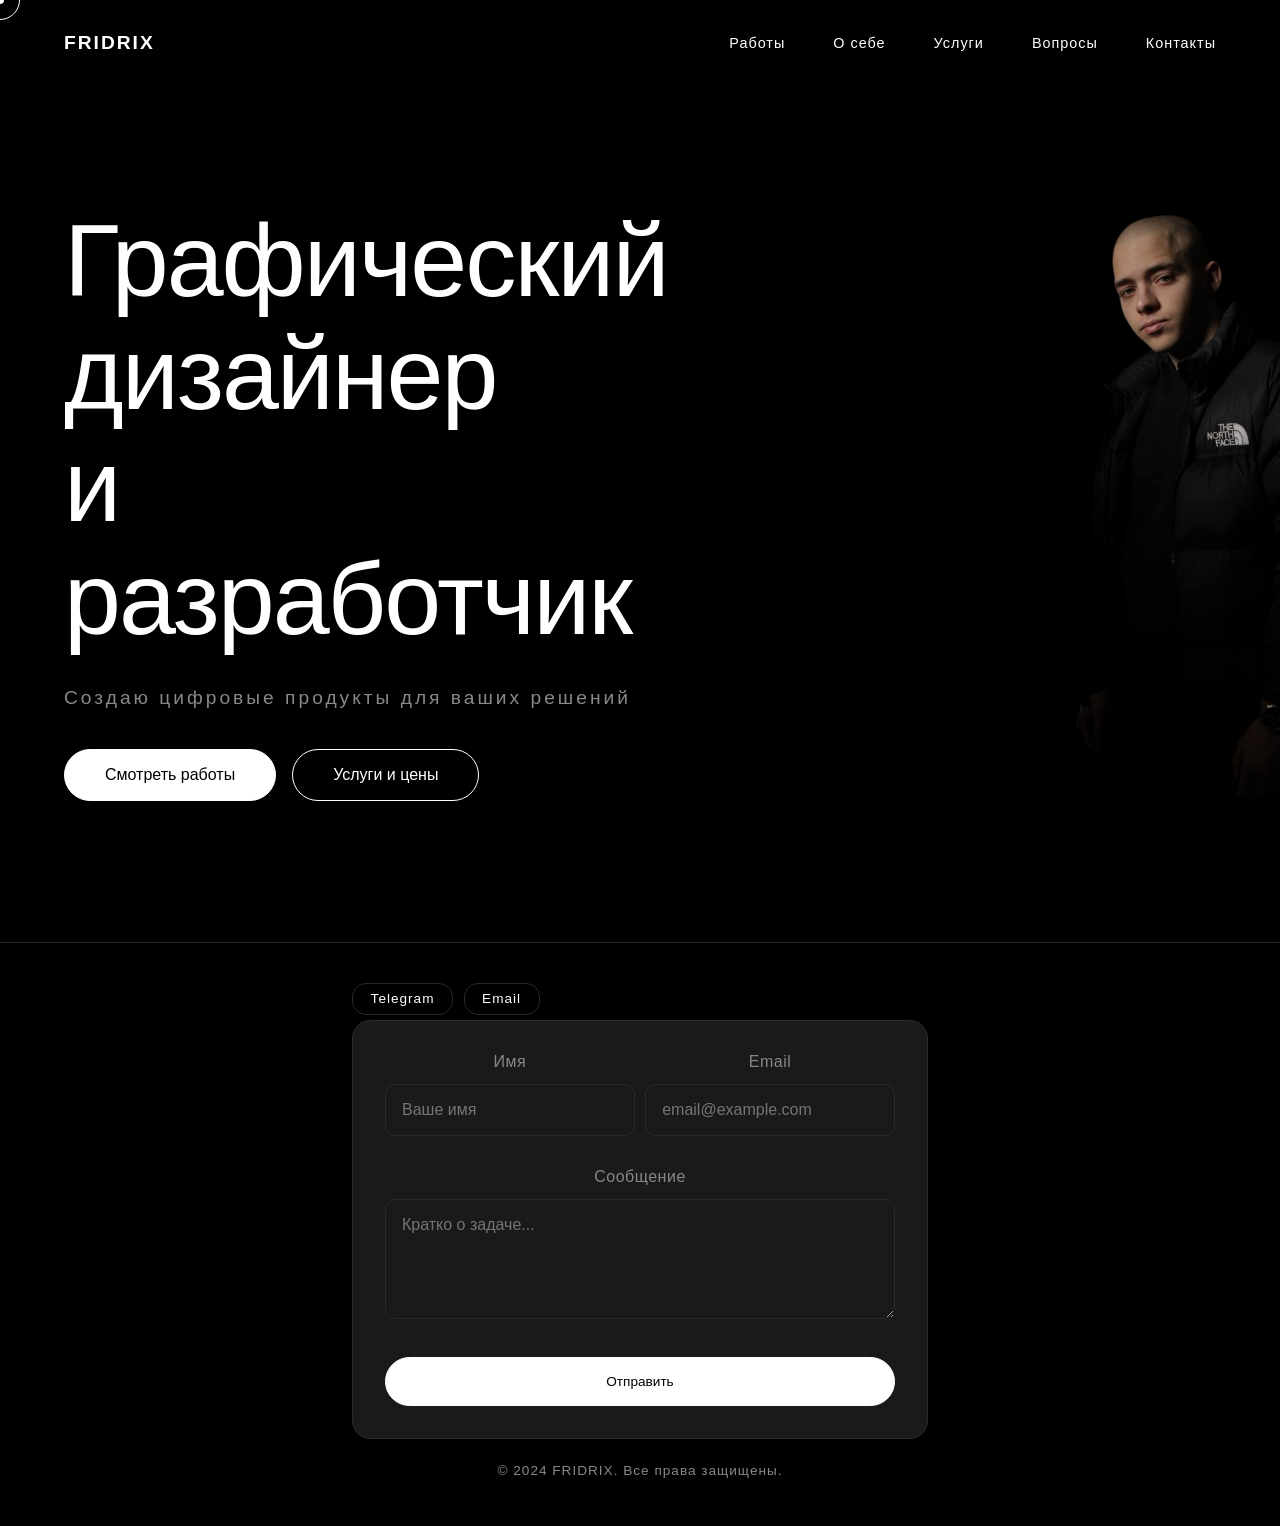
<file: index.html>
<!DOCTYPE html>
<html lang="ru">

<head>
    <meta charset="UTF-8">
    <meta name="viewport" content="width=device-width, initial-scale=1.0">
    <title>FRIDRIX — Современное портфолио</title>
    <link rel="stylesheet" href="styles.css">
</head>

<body>
    <!-- Custom Cursor -->
    <div class="cursor"></div>
    <div class="cursor-follower"></div>

    <!-- Navigation -->
    <nav class="nav">
        <div class="nav-container">
            <a href="index.html" class="logo">FRIDRIX</a>
            <div class="nav-links">
                <a href="portfolio.html" class="nav-link">Работы</a>
                <a href="about.html" class="nav-link">О себе</a>
                <a href="services.html" class="nav-link">Услуги</a>
                <a href="faq.html" class="nav-link" title="Часто задаваемые вопросы">Вопросы</a>
                <a href="contact.html" class="nav-link">Контакты</a>
            </div>
        </div>
    </nav>

    <!-- Mobile Bottom Navigation -->
    <nav class="mobile-nav">
        <a href="portfolio.html" class="mobile-nav-item">
            <img src="img/Portfolio.png" alt="Работы" class="mobile-nav-icon">
            <span class="mobile-nav-label">Работы</span>
        </a>
        <a href="about.html" class="mobile-nav-item">
            <img src="img/Aboutme.png" alt="О себе" class="mobile-nav-icon">
            <span class="mobile-nav-label">О себе</span>
        </a>
        <a href="services.html" class="mobile-nav-item">
            <img src="img/Price.png" alt="Услуги" class="mobile-nav-icon">
            <span class="mobile-nav-label">Услуги</span>
        </a>
        <a href="faq.html" class="mobile-nav-item">
            <span class="mobile-nav-icon mobile-nav-icon-fallback" aria-hidden="true">?</span>
            <span class="mobile-nav-label">Вопросы</span>
        </a>
        <a href="contact.html" class="mobile-nav-item">
            <img src="img/Contact.png" alt="Контакты" class="mobile-nav-icon">
            <span class="mobile-nav-label">Контакты</span>
        </a>
    </nav>

    <!-- Hero Section -->
    <section class="hero">
        <div class="hero-content">
            <div class="hero-main">
                <div class="hero-text">
                    <h1 class="hero-title">
                        <span class="line">Графический</span>
                        <span class="line">дизайнер</span>
                        <span class="line">и разработчик</span>
                    </h1>
                    <p class="hero-subtitle">Создаю цифровые продукты для ваших решений</p>
                    <div class="hero-buttons">
                        <a href="portfolio.html" class="btn-primary">Смотреть работы</a>
                        <a href="services.html" class="btn-secondary">Услуги и цены</a>
                    </div>
                </div>
                <div class="hero-mascot">
                    <div class="mascot-text">FRIDRIX</div>
                    <img src="img/mascot.png" alt="Mascot" class="mascot-image">
                </div>
            </div>
        </div>
    </section>

    <!-- Footer -->
    <footer class="footer" id="contacts">
        <div class="footer-container">
            <div class="footer-form-block">
                <div class="footer-quick-links">
                    <a href="https://t.me/fridrix_order" class="footer-contact-link" target="_blank"
                        rel="noopener noreferrer">Telegram</a>
                    <a href="mailto:hello@fridrix.design" class="footer-contact-link">Email</a>
                </div>
                <form id="contactForm" class="contact-form contact-form--footer"
                    action="https://api.web3forms.com/submit" method="POST">
                    <input type="hidden" name="access_key" value="f03f16f8-0c76-461c-93f0-6bd2204c05bf">
                    <div class="footer-form-row">
                        <div class="form-group form-group--footer">
                            <label for="name">Имя</label>
                            <input type="text" id="name" name="name" class="form-input form-input--footer" required
                                placeholder="Ваше имя">
                        </div>
                        <div class="form-group form-group--footer">
                            <label for="email">Email</label>
                            <input type="email" id="email" name="email" class="form-input form-input--footer" required
                                placeholder="email@example.com">
                        </div>
                    </div>
                    <div class="form-group form-group--footer">
                        <label for="message">Сообщение</label>
                        <textarea id="message" name="message" class="form-input form-input--footer" rows="3" required
                            placeholder="Кратко о задаче..."></textarea>
                    </div>
                    <button type="submit" class="btn-primary btn-footer-submit">Отправить</button>
                </form>
            </div>
            <p class="footer-copy">&copy; 2024 FRIDRIX. Все права защищены.</p>
        </div>
    </footer>

    <script src="script.js"></script>
</body>

</html>
</file>
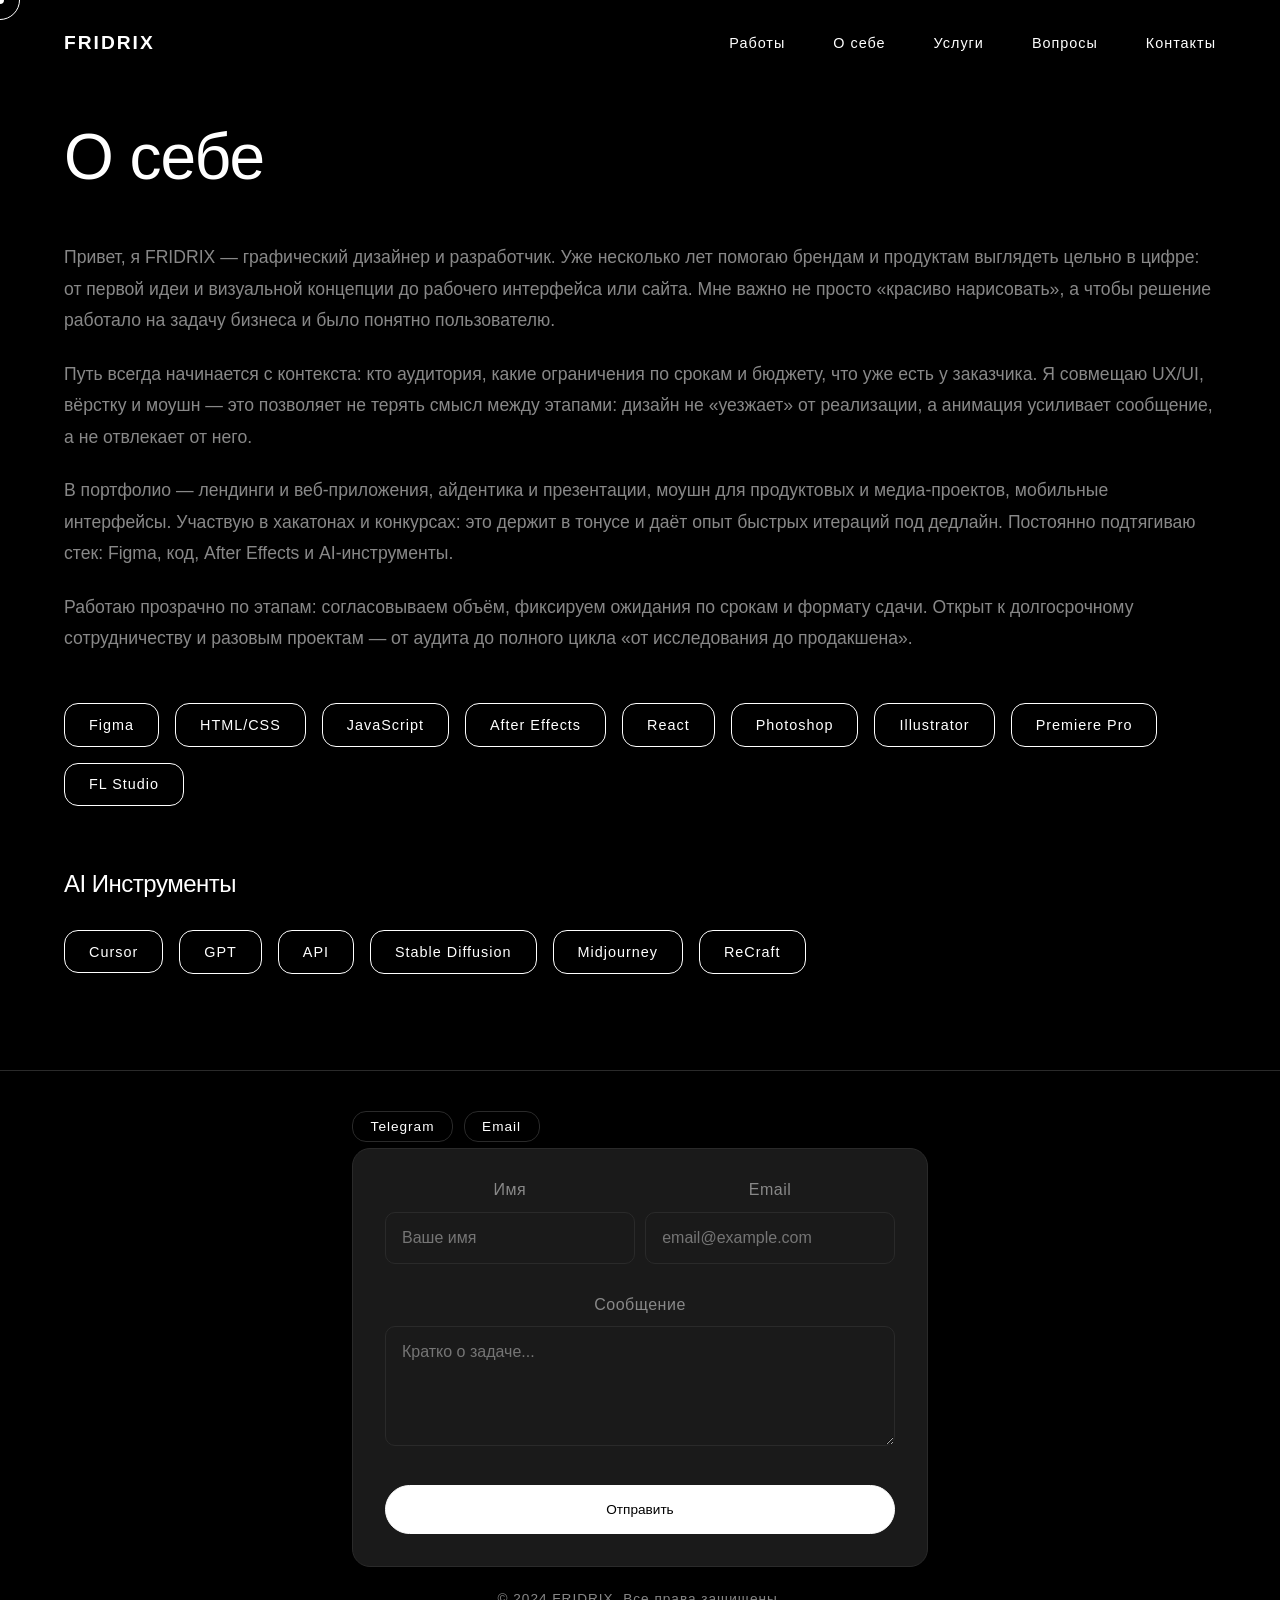
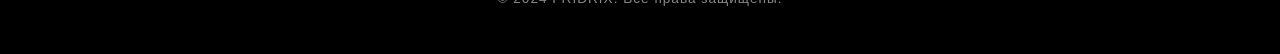
<file: about.html>
<!DOCTYPE html>
<html lang="ru">

<head>
    <meta charset="UTF-8">
    <meta name="viewport" content="width=device-width, initial-scale=1.0">
    <title>Обо мне — FRIDRIX</title>
    <link rel="stylesheet" href="styles.css">
</head>

<body>
    <!-- Custom Cursor -->
    <div class="cursor"></div>
    <div class="cursor-follower"></div>

    <!-- Navigation -->
    <nav class="nav">
        <div class="nav-container">
            <a href="index.html" class="logo">FRIDRIX</a>
            <div class="nav-links">
                <a href="portfolio.html" class="nav-link">Работы</a>
                <a href="about.html" class="nav-link active">О себе</a>
                <a href="services.html" class="nav-link">Услуги</a>
                <a href="faq.html" class="nav-link" title="Часто задаваемые вопросы">Вопросы</a>
                <a href="contact.html" class="nav-link">Контакты</a>
            </div>
        </div>
    </nav>

    <!-- Mobile Bottom Navigation -->
    <nav class="mobile-nav">
        <a href="portfolio.html" class="mobile-nav-item">
            <img src="img/Portfolio.png" alt="Работы" class="mobile-nav-icon">
            <span class="mobile-nav-label">Работы</span>
        </a>
        <a href="about.html" class="mobile-nav-item active">
            <img src="img/Aboutme.png" alt="О себе" class="mobile-nav-icon">
            <span class="mobile-nav-label">О себе</span>
        </a>
        <a href="services.html" class="mobile-nav-item">
            <img src="img/Price.png" alt="Услуги" class="mobile-nav-icon">
            <span class="mobile-nav-label">Услуги</span>
        </a>
        <a href="faq.html" class="mobile-nav-item">
            <span class="mobile-nav-icon mobile-nav-icon-fallback" aria-hidden="true">?</span>
            <span class="mobile-nav-label">Вопросы</span>
        </a>
        <a href="contact.html" class="mobile-nav-item">
            <img src="img/Contact.png" alt="Контакты" class="mobile-nav-icon">
            <span class="mobile-nav-label">Контакты</span>
        </a>
    </nav>

    <!-- About Section -->
    <section class="about" id="about" style="padding-top: 120px; min-height: 80vh;">
        <div class="about-container">
            <div class="about-content">
                    <h2 class="section-title">О себе</h2>
                    <div class="about-body">
                        <p class="about-text">
                            Привет, я FRIDRIX — графический дизайнер и разработчик. Уже несколько лет помогаю брендам и
                            продуктам выглядеть цельно в цифре: от первой идеи и визуальной концепции до рабочего
                            интерфейса или сайта. Мне важно не просто «красиво нарисовать», а чтобы решение работало на
                            задачу бизнеса и было понятно пользователю.
                        </p>
                        <p class="about-text">
                            Путь всегда начинается с контекста: кто аудитория, какие ограничения по срокам и бюджету, что
                            уже есть у заказчика. Я совмещаю UX/UI, вёрстку и моушн — это позволяет не терять смысл между
                            этапами: дизайн не «уезжает» от реализации, а анимация усиливает сообщение, а не отвлекает от
                            него.
                        </p>
                        <p class="about-text">
                            В портфолио — лендинги и веб‑приложения, айдентика и презентации, моушн для продуктовых и
                            медиа‑проектов, мобильные интерфейсы. Участвую в хакатонах и конкурсах: это держит в тонусе и
                            даёт опыт быстрых итераций под дедлайн. Постоянно подтягиваю стек: Figma, код, After Effects
                            и AI‑инструменты.
                        </p>
                        <p class="about-text">
                            Работаю прозрачно по этапам: согласовываем объём, фиксируем ожидания по срокам и формату сдачи.
                            Открыт к долгосрочному сотрудничеству и разовым проектам — от аудита до полного цикла «от
                            исследования до продакшена».
                        </p>
                    </div>
                    <div class="skills">
                        <div class="skill-item">Figma</div>
                        <div class="skill-item">HTML/CSS</div>
                        <div class="skill-item">JavaScript</div>
                        <div class="skill-item">After Effects</div>
                        <div class="skill-item">React</div>
                        <div class="skill-item">Photoshop</div>
                        <div class="skill-item">Illustrator</div>
                        <div class="skill-item">Premiere Pro</div>
                        <div class="skill-item">FL Studio</div>
                    </div>

                    <h3 class="ai-section-title">AI Инструменты</h3>
                    <div class="skills ai-skills">
                        <div class="skill-item">Cursor</div>
                        <div class="skill-item">GPT</div>
                        <div class="skill-item">API</div>
                        <div class="skill-item">Stable Diffusion</div>
                        <div class="skill-item">Midjourney</div>
                        <div class="skill-item">ReCraft</div>
                    </div>
            </div>
        </div>
    </section>

    <!-- Footer -->
    <footer class="footer" id="contacts">
        <div class="footer-container">
            <div class="footer-form-block">
                <div class="footer-quick-links">
                    <a href="https://t.me/fridrix_order" class="footer-contact-link" target="_blank"
                        rel="noopener noreferrer">Telegram</a>
                    <a href="mailto:hello@fridrix.design" class="footer-contact-link">Email</a>
                </div>
                <form id="contactForm" class="contact-form contact-form--footer"
                    action="https://api.web3forms.com/submit" method="POST">
                    <input type="hidden" name="access_key" value="f03f16f8-0c76-461c-93f0-6bd2204c05bf">
                    <div class="footer-form-row">
                        <div class="form-group form-group--footer">
                            <label for="name">Имя</label>
                            <input type="text" id="name" name="name" class="form-input form-input--footer" required
                                placeholder="Ваше имя">
                        </div>
                        <div class="form-group form-group--footer">
                            <label for="email">Email</label>
                            <input type="email" id="email" name="email" class="form-input form-input--footer" required
                                placeholder="email@example.com">
                        </div>
                    </div>
                    <div class="form-group form-group--footer">
                        <label for="message">Сообщение</label>
                        <textarea id="message" name="message" class="form-input form-input--footer" rows="3" required
                            placeholder="Кратко о задаче..."></textarea>
                    </div>
                    <button type="submit" class="btn-primary btn-footer-submit">Отправить</button>
                </form>
            </div>
            <p class="footer-copy">&copy; 2024 FRIDRIX. Все права защищены.</p>
        </div>
    </footer>

    <script src="script.js"></script>
</body>

</html>
</file>
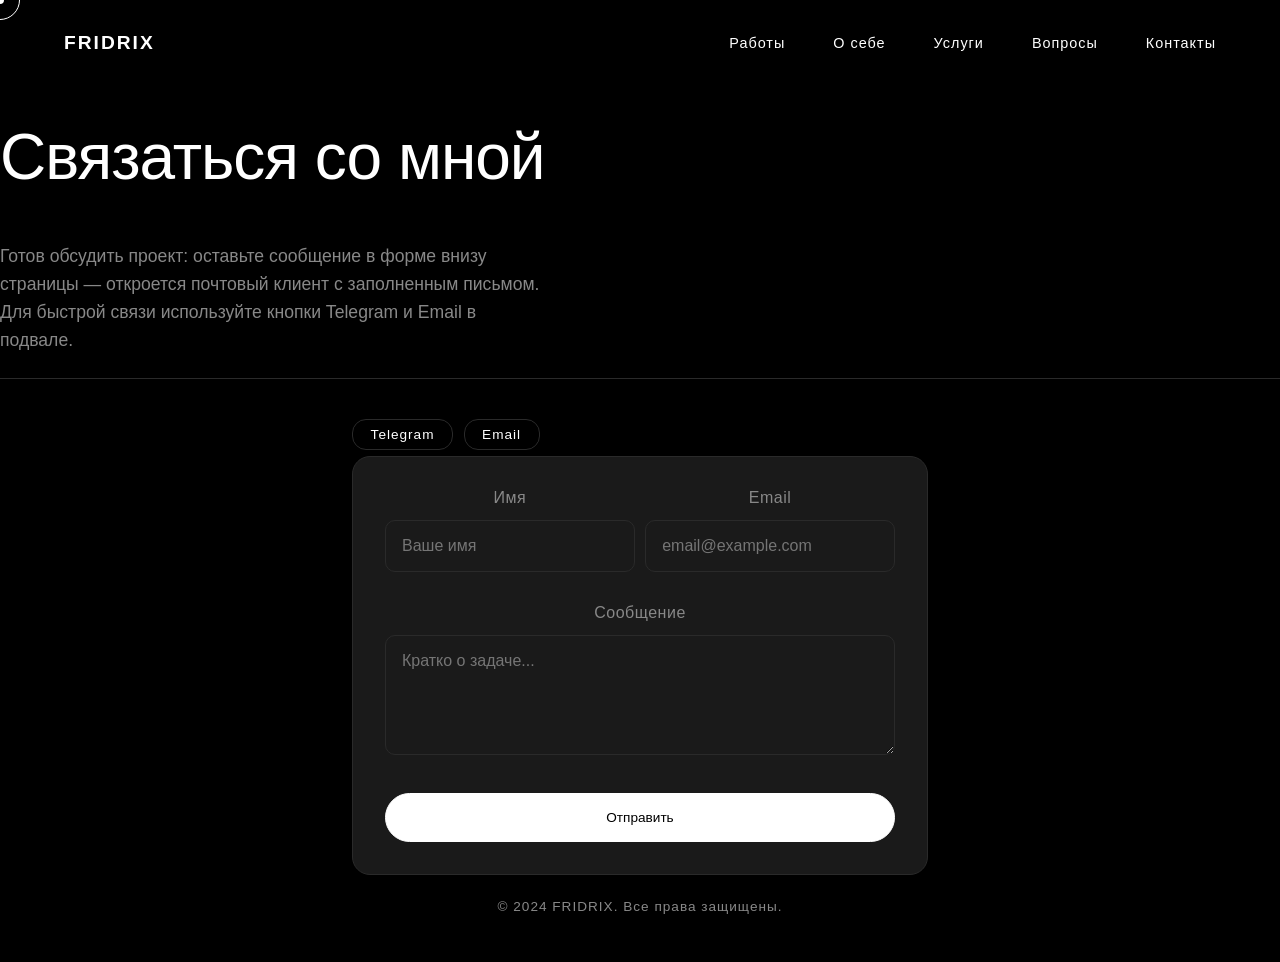
<file: contact.html>
<!DOCTYPE html>
<html lang="ru">

<head>
    <meta charset="UTF-8">
    <meta name="viewport" content="width=device-width, initial-scale=1.0">
    <title>Контакты — FRIDRIX</title>
    <link rel="stylesheet" href="styles.css">
</head>

<body>
    <!-- Custom Cursor -->
    <div class="cursor"></div>
    <div class="cursor-follower"></div>

    <!-- Navigation -->
    <nav class="nav">
        <div class="nav-container">
            <a href="index.html" class="logo">FRIDRIX</a>
            <div class="nav-links">
                <a href="portfolio.html" class="nav-link">Работы</a>
                <a href="about.html" class="nav-link">О себе</a>
                <a href="services.html" class="nav-link">Услуги</a>
                <a href="faq.html" class="nav-link" title="Часто задаваемые вопросы">Вопросы</a>
                <a href="contact.html" class="nav-link active">Контакты</a>
            </div>
        </div>
    </nav>

    <!-- Mobile Bottom Navigation -->
    <nav class="mobile-nav">
        <a href="portfolio.html" class="mobile-nav-item">
            <img src="img/Portfolio.png" alt="Работы" class="mobile-nav-icon">
            <span class="mobile-nav-label">Работы</span>
        </a>
        <a href="about.html" class="mobile-nav-item">
            <img src="img/Aboutme.png" alt="О себе" class="mobile-nav-icon">
            <span class="mobile-nav-label">О себе</span>
        </a>
        <a href="services.html" class="mobile-nav-item">
            <img src="img/Price.png" alt="Услуги" class="mobile-nav-icon">
            <span class="mobile-nav-label">Услуги</span>
        </a>
        <a href="faq.html" class="mobile-nav-item">
            <span class="mobile-nav-icon mobile-nav-icon-fallback" aria-hidden="true">?</span>
            <span class="mobile-nav-label">Вопросы</span>
        </a>
        <a href="contact.html" class="mobile-nav-item active">
            <img src="img/Contact.png" alt="Контакты" class="mobile-nav-icon">
            <span class="mobile-nav-label">Контакты</span>
        </a>
    </nav>

    <!-- Contact Section -->
    <section class="contact-page contact-page--simple" style="padding-top: 120px;">
        <div class="contact-container">
            <h2 class="section-title">Связаться со мной</h2>
            <p class="contact-desc">
                Готов обсудить проект: оставьте сообщение в форме внизу страницы — откроется почтовый клиент с
                заполненным письмом. Для быстрой связи используйте кнопки Telegram и Email в подвале.
            </p>
        </div>
    </section>

    <!-- Footer -->
    <footer class="footer" id="contacts">
        <div class="footer-container">
            <div class="footer-form-block">
                <div class="footer-quick-links">
                    <a href="https://t.me/fridrix_order" class="footer-contact-link" target="_blank"
                        rel="noopener noreferrer">Telegram</a>
                    <a href="mailto:hello@fridrix.design" class="footer-contact-link">Email</a>
                </div>
                <form id="contactForm" class="contact-form contact-form--footer"
                    action="https://api.web3forms.com/submit" method="POST">
                    <input type="hidden" name="access_key" value="f03f16f8-0c76-461c-93f0-6bd2204c05bf">
                    <div class="footer-form-row">
                        <div class="form-group form-group--footer">
                            <label for="name">Имя</label>
                            <input type="text" id="name" name="name" class="form-input form-input--footer" required
                                placeholder="Ваше имя">
                        </div>
                        <div class="form-group form-group--footer">
                            <label for="email">Email</label>
                            <input type="email" id="email" name="email" class="form-input form-input--footer" required
                                placeholder="email@example.com">
                        </div>
                    </div>
                    <div class="form-group form-group--footer">
                        <label for="message">Сообщение</label>
                        <textarea id="message" name="message" class="form-input form-input--footer" rows="3" required
                            placeholder="Кратко о задаче..."></textarea>
                    </div>
                    <button type="submit" class="btn-primary btn-footer-submit">Отправить</button>
                </form>
            </div>
            <p class="footer-copy">&copy; 2024 FRIDRIX. Все права защищены.</p>
        </div>
    </footer>

    <script src="script.js"></script>
</body>

</html>
</file>
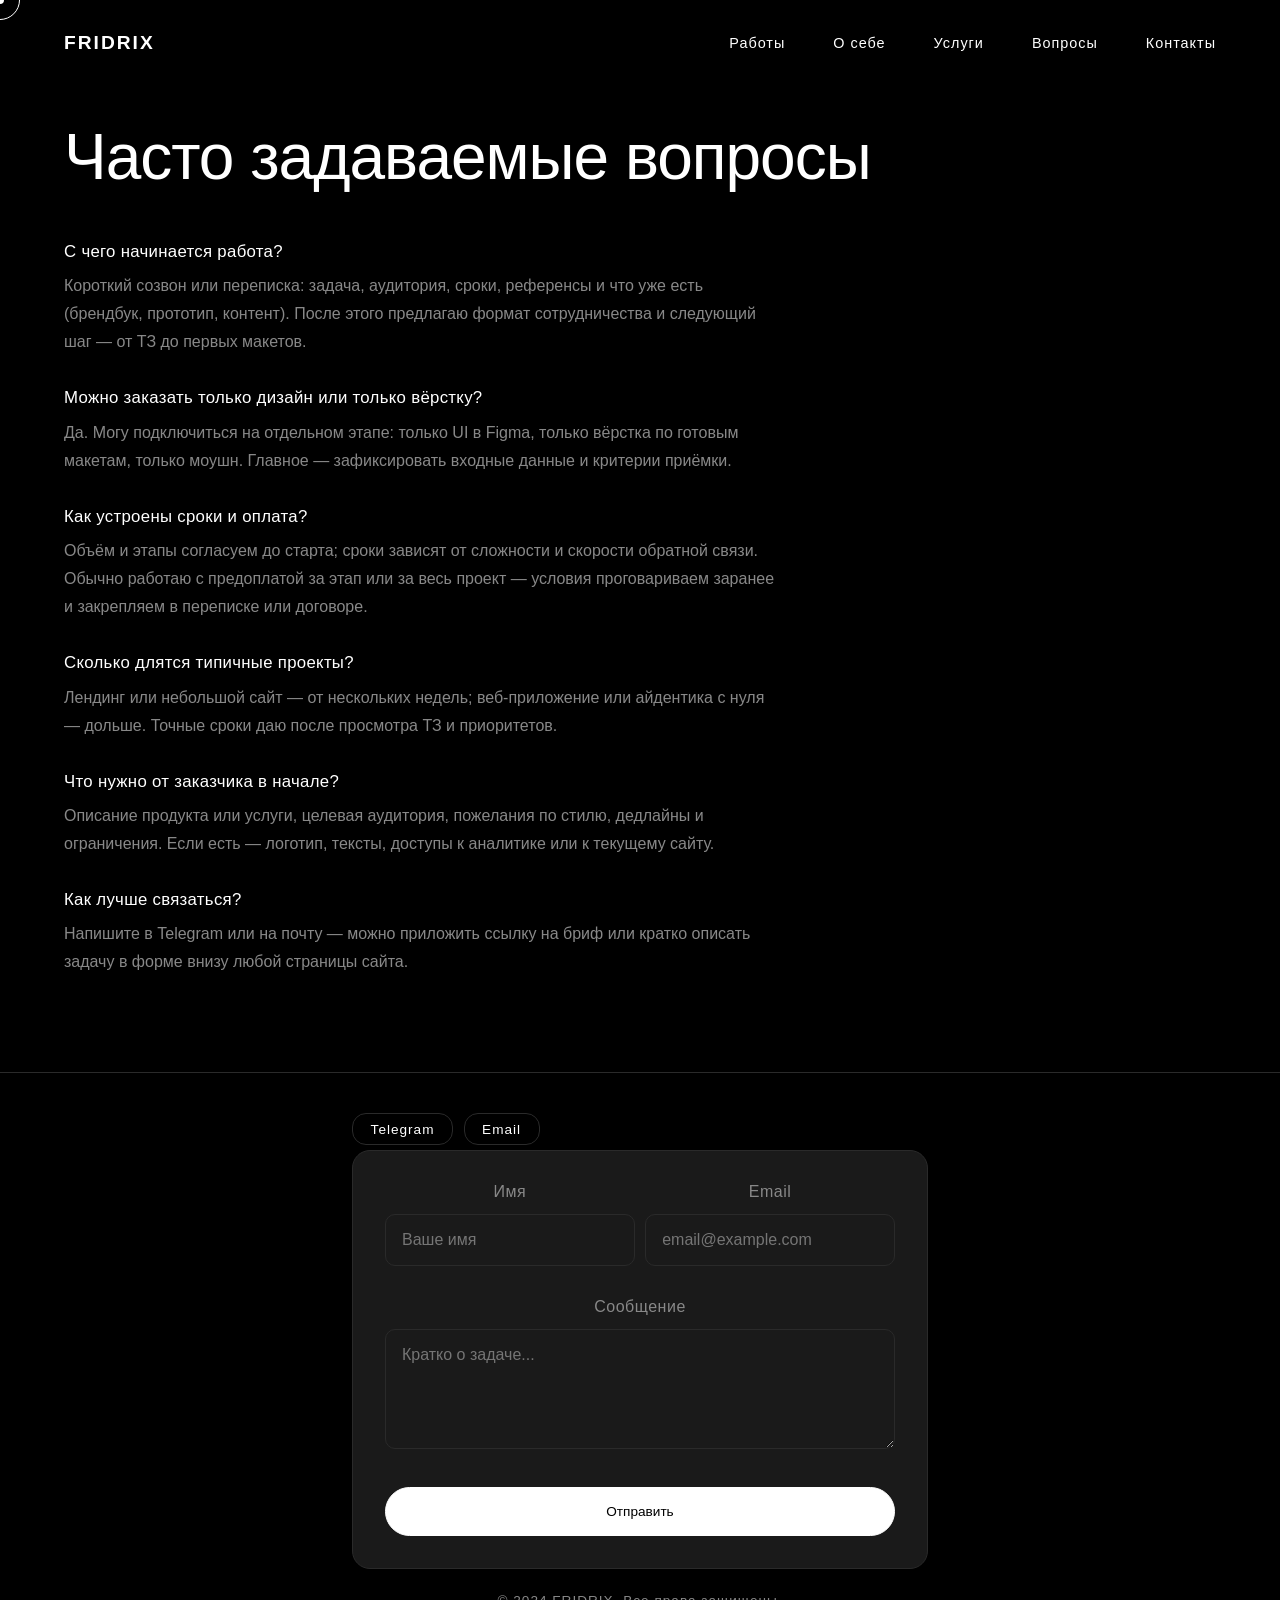
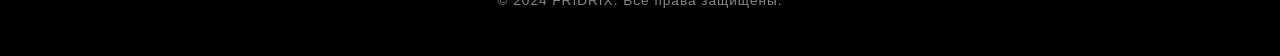
<file: faq.html>
<!DOCTYPE html>
<html lang="ru">

<head>
    <meta charset="UTF-8">
    <meta name="viewport" content="width=device-width, initial-scale=1.0">
    <title>Часто задаваемые вопросы — FRIDRIX</title>
    <link rel="stylesheet" href="styles.css">
</head>

<body>
    <div class="cursor"></div>
    <div class="cursor-follower"></div>

    <nav class="nav">
        <div class="nav-container">
            <a href="index.html" class="logo">FRIDRIX</a>
            <div class="nav-links">
                <a href="portfolio.html" class="nav-link">Работы</a>
                <a href="about.html" class="nav-link">О себе</a>
                <a href="services.html" class="nav-link">Услуги</a>
                <a href="faq.html" class="nav-link active" title="Часто задаваемые вопросы">Вопросы</a>
                <a href="contact.html" class="nav-link">Контакты</a>
            </div>
        </div>
    </nav>

    <nav class="mobile-nav">
        <a href="portfolio.html" class="mobile-nav-item">
            <img src="img/Portfolio.png" alt="" class="mobile-nav-icon">
            <span class="mobile-nav-label">Работы</span>
        </a>
        <a href="about.html" class="mobile-nav-item">
            <img src="img/Aboutme.png" alt="" class="mobile-nav-icon">
            <span class="mobile-nav-label">О себе</span>
        </a>
        <a href="services.html" class="mobile-nav-item">
            <img src="img/Price.png" alt="" class="mobile-nav-icon">
            <span class="mobile-nav-label">Услуги</span>
        </a>
        <a href="faq.html" class="mobile-nav-item active">
            <span class="mobile-nav-icon mobile-nav-icon-fallback" aria-hidden="true">?</span>
            <span class="mobile-nav-label">Вопросы</span>
        </a>
        <a href="contact.html" class="mobile-nav-item">
            <img src="img/Contact.png" alt="" class="mobile-nav-icon">
            <span class="mobile-nav-label">Контакты</span>
        </a>
    </nav>

    <section class="about faq-page" id="faq" style="padding-top: 120px; min-height: 80vh;">
        <div class="about-container">
            <div class="about-content">
                <h2 class="section-title">Часто задаваемые вопросы</h2>
                <div class="faq-list">
                    <div class="faq-item">
                        <h3>С чего начинается работа?</h3>
                        <p>Короткий созвон или переписка: задача, аудитория, сроки, референсы и что уже есть
                            (брендбук, прототип, контент). После этого предлагаю формат сотрудничества и следующий
                            шаг — от ТЗ до первых макетов.</p>
                    </div>
                    <div class="faq-item">
                        <h3>Можно заказать только дизайн или только вёрстку?</h3>
                        <p>Да. Могу подключиться на отдельном этапе: только UI в Figma, только вёрстка по готовым
                            макетам, только моушн. Главное — зафиксировать входные данные и критерии приёмки.</p>
                    </div>
                    <div class="faq-item">
                        <h3>Как устроены сроки и оплата?</h3>
                        <p>Объём и этапы согласуем до старта; сроки зависят от сложности и скорости обратной связи.
                            Обычно работаю с предоплатой за этап или за весь проект — условия проговариваем заранее и
                            закрепляем в переписке или договоре.</p>
                    </div>
                    <div class="faq-item">
                        <h3>Сколько длятся типичные проекты?</h3>
                        <p>Лендинг или небольшой сайт — от нескольких недель; веб‑приложение или айдентика с нуля —
                            дольше. Точные сроки даю после просмотра ТЗ и приоритетов.</p>
                    </div>
                    <div class="faq-item">
                        <h3>Что нужно от заказчика в начале?</h3>
                        <p>Описание продукта или услуги, целевая аудитория, пожелания по стилю, дедлайны и
                            ограничения. Если есть — логотип, тексты, доступы к аналитике или к текущему сайту.</p>
                    </div>
                    <div class="faq-item">
                        <h3>Как лучше связаться?</h3>
                        <p>Напишите в Telegram или на почту — можно приложить ссылку на бриф или кратко описать
                            задачу в форме внизу любой страницы сайта.</p>
                    </div>
                </div>
            </div>
        </div>
    </section>

    <footer class="footer" id="contacts">
        <div class="footer-container">
            <div class="footer-form-block">
                <div class="footer-quick-links">
                    <a href="https://t.me/fridrix_order" class="footer-contact-link" target="_blank"
                        rel="noopener noreferrer">Telegram</a>
                    <a href="mailto:hello@fridrix.design" class="footer-contact-link">Email</a>
                </div>
                <form id="contactForm" class="contact-form contact-form--footer"
                    action="https://api.web3forms.com/submit" method="POST">
                    <input type="hidden" name="access_key" value="f03f16f8-0c76-461c-93f0-6bd2204c05bf">
                    <div class="footer-form-row">
                        <div class="form-group form-group--footer">
                            <label for="name">Имя</label>
                            <input type="text" id="name" name="name" class="form-input form-input--footer" required
                                placeholder="Ваше имя">
                        </div>
                        <div class="form-group form-group--footer">
                            <label for="email">Email</label>
                            <input type="email" id="email" name="email" class="form-input form-input--footer" required
                                placeholder="email@example.com">
                        </div>
                    </div>
                    <div class="form-group form-group--footer">
                        <label for="message">Сообщение</label>
                        <textarea id="message" name="message" class="form-input form-input--footer" rows="3" required
                            placeholder="Кратко о задаче..."></textarea>
                    </div>
                    <button type="submit" class="btn-primary btn-footer-submit">Отправить</button>
                </form>
            </div>
            <p class="footer-copy">&copy; 2024 FRIDRIX. Все права защищены.</p>
        </div>
    </footer>

    <script src="script.js"></script>
</body>

</html>
</file>
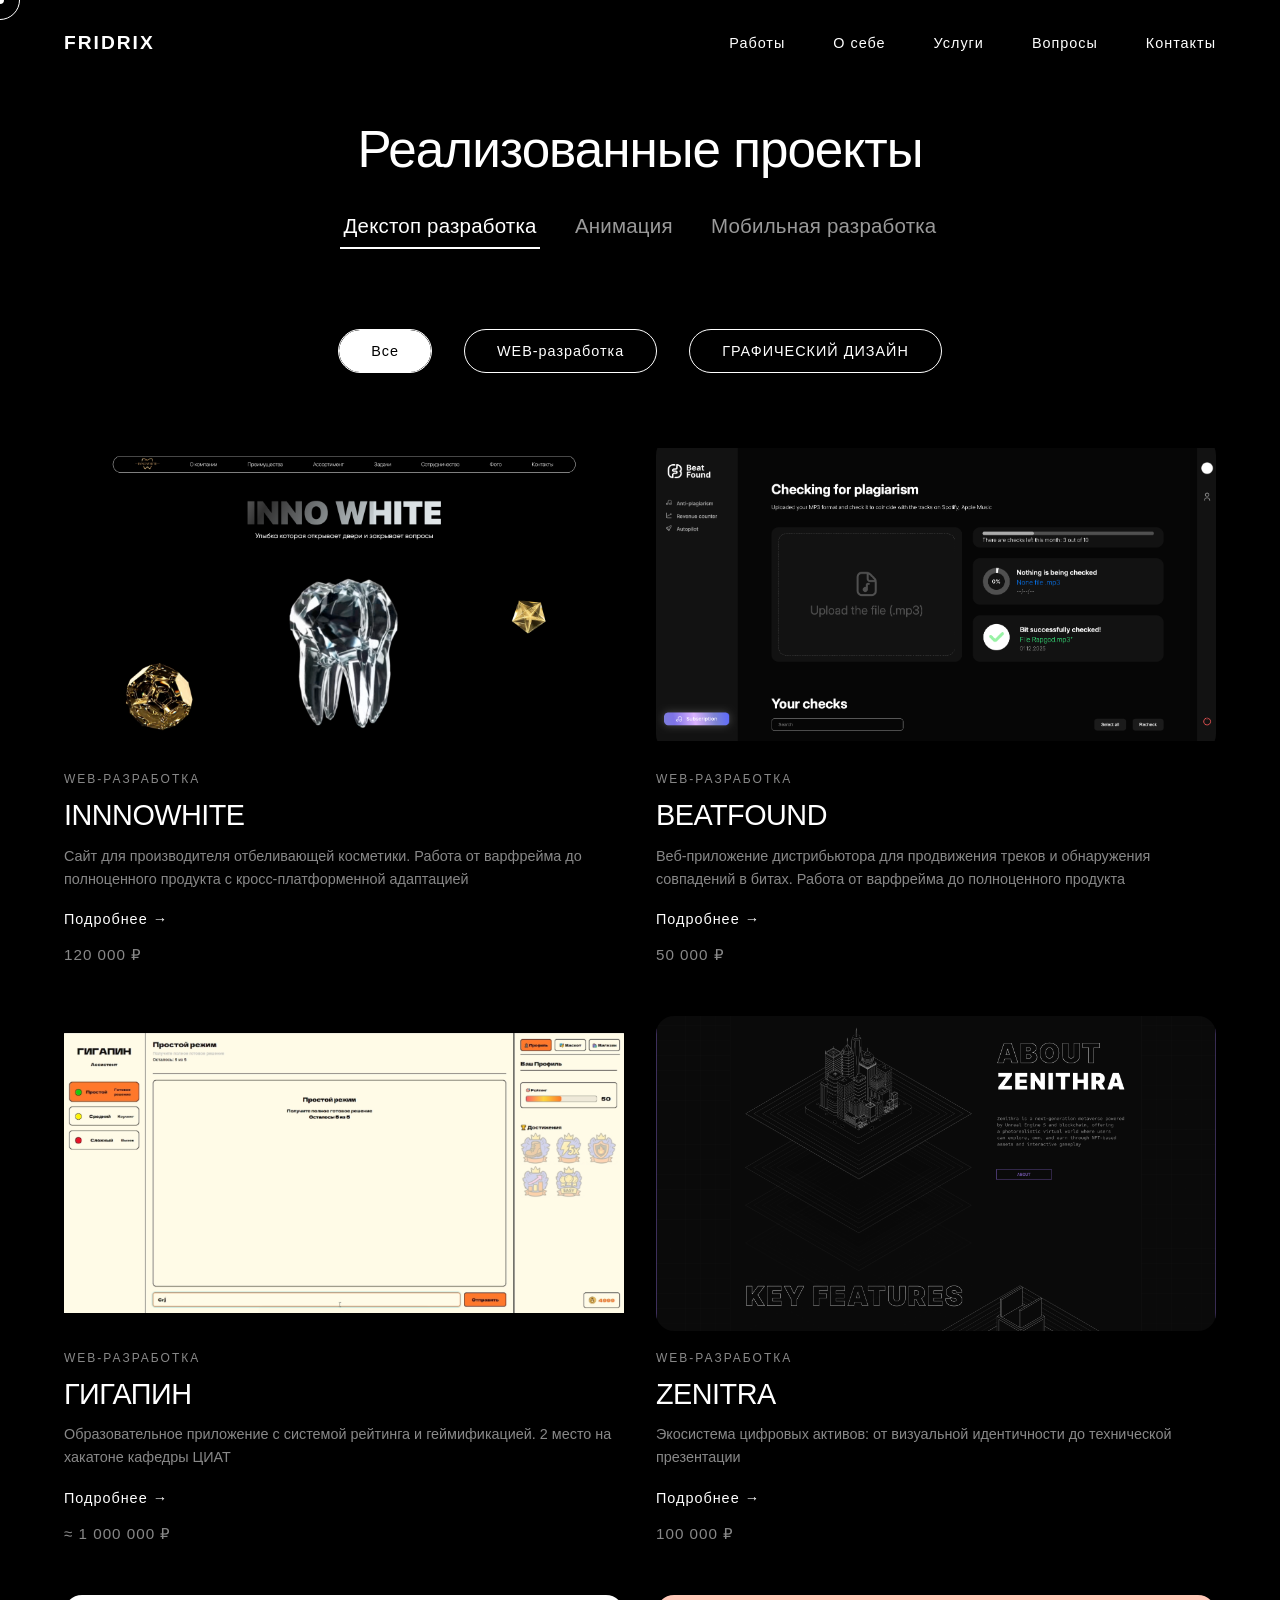
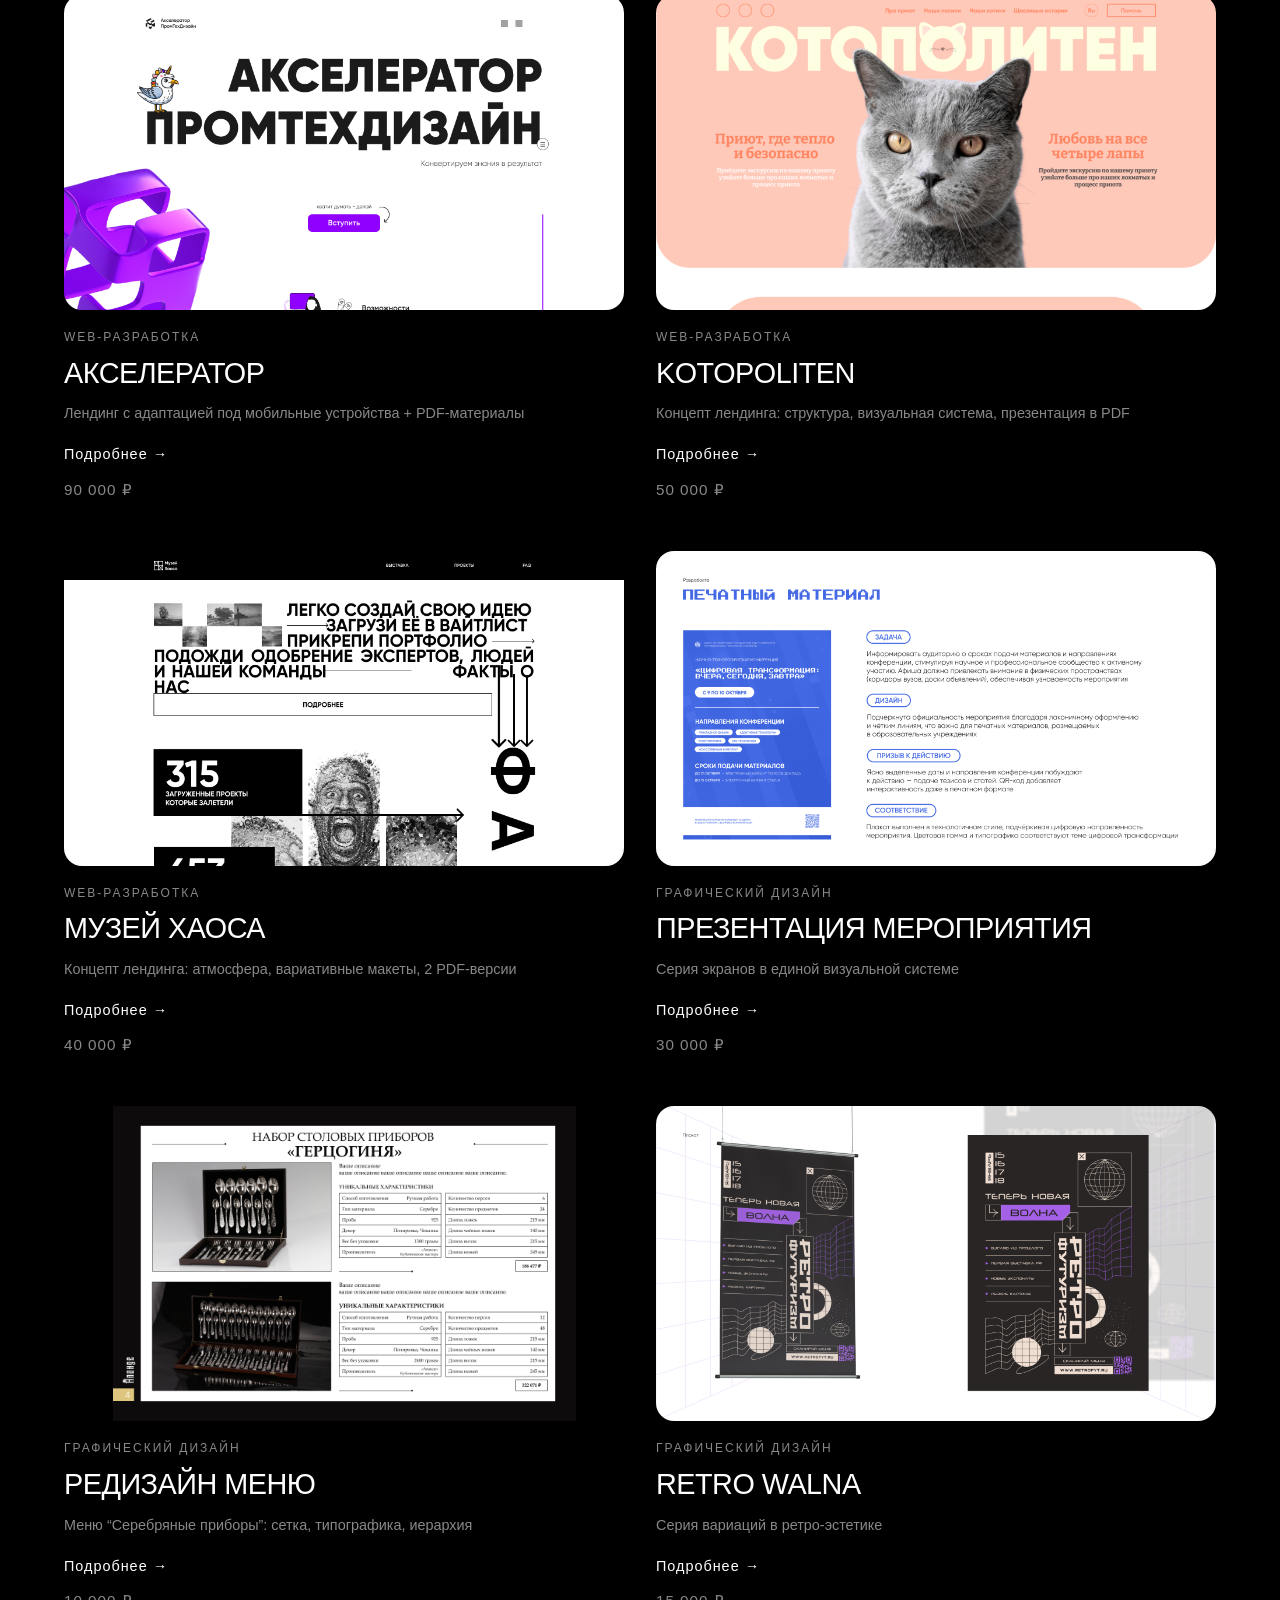
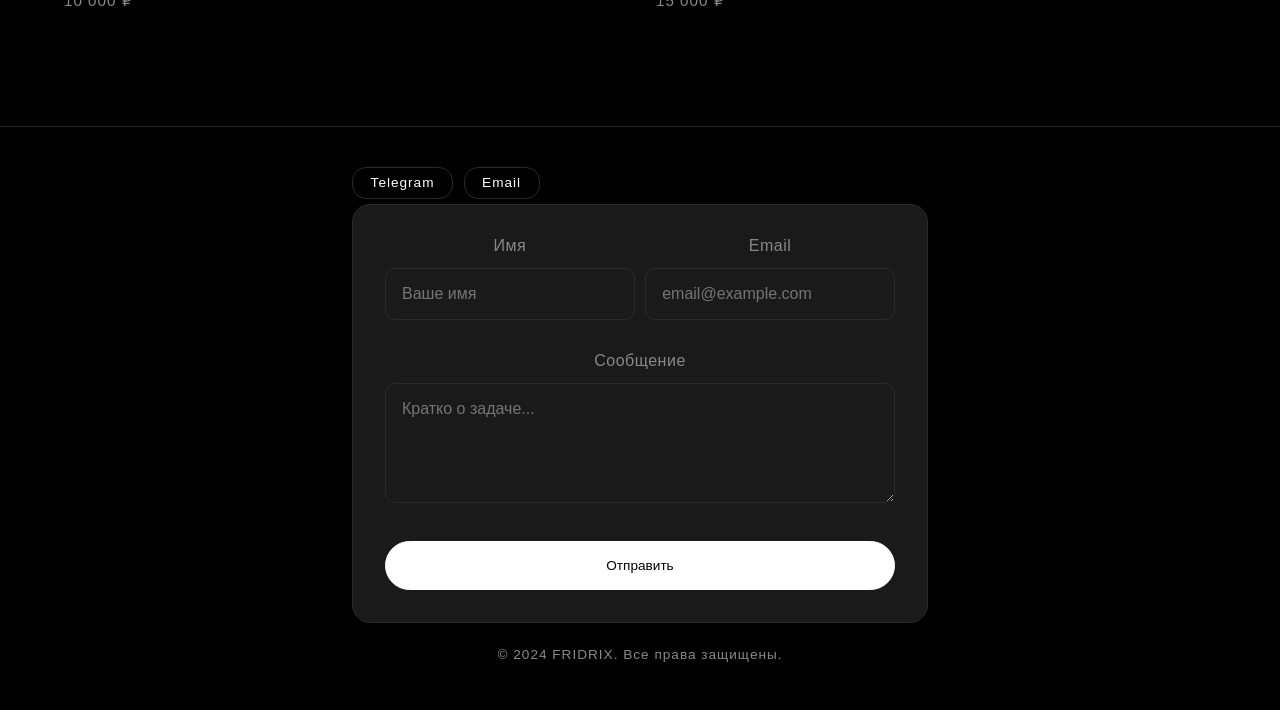
<file: portfolio.html>
<!DOCTYPE html>
<html lang="ru">
<head>
    <meta charset="UTF-8">
    <meta name="viewport" content="width=device-width, initial-scale=1.0">
    <title>Портфолио — FRIDRIX</title>
    <link rel="stylesheet" href="styles.css">
    <script src="https://player.vimeo.com/api/player.js"></script>
</head>
<body>
    <!-- Custom Cursor -->
    <div class="cursor"></div>
    <div class="cursor-follower"></div>

    <!-- Navigation -->
    <nav class="nav">
        <div class="nav-container">
            <a href="index.html" class="logo">FRIDRIX</a>
            <div class="nav-links">
                <a href="portfolio.html" class="nav-link active">Работы</a>
                <a href="about.html" class="nav-link">О себе</a>
                <a href="services.html" class="nav-link">Услуги</a>
                <a href="faq.html" class="nav-link" title="Часто задаваемые вопросы">Вопросы</a>
                <a href="contact.html" class="nav-link">Контакты</a>
            </div>
        </div>
    </nav>

    <!-- Mobile Bottom Navigation -->
    <nav class="mobile-nav">
        <a href="portfolio.html" class="mobile-nav-item active">
            <img src="img/Portfolio.png" alt="Работы" class="mobile-nav-icon">
            <span class="mobile-nav-label">Работы</span>
        </a>
        <a href="about.html" class="mobile-nav-item">
            <img src="img/Aboutme.png" alt="О себе" class="mobile-nav-icon">
            <span class="mobile-nav-label">О себе</span>
        </a>
        <a href="services.html" class="mobile-nav-item">
            <img src="img/Price.png" alt="Услуги" class="mobile-nav-icon">
            <span class="mobile-nav-label">Услуги</span>
        </a>
        <a href="faq.html" class="mobile-nav-item">
            <span class="mobile-nav-icon mobile-nav-icon-fallback" aria-hidden="true">?</span>
            <span class="mobile-nav-label">Вопросы</span>
        </a>
        <a href="contact.html" class="mobile-nav-item">
            <img src="img/Contact.png" alt="Контакты" class="mobile-nav-icon">
            <span class="mobile-nav-label">Контакты</span>
        </a>
    </nav>


    <!-- Work Header -->
    <section class="work-header" aria-label="Реализованные проекты" style="padding-top: 120px;">
        <h2 class="work-heading">Реализованные проекты</h2>
        <!-- Mode Tabs -->
        <div class="mode-tabs" aria-label="Режимы портфолио">
            <div class="mode-tabs-wrapper">
                <div class="mode-tabs-container" role="tablist" aria-label="Выбор режима">
                    <button class="mode-tab active" data-mode="desktop" type="button" role="tab" aria-selected="true">Декстоп разработка</button>
                    <button class="mode-tab" data-mode="motion" type="button" role="tab" aria-selected="false">Анимация</button>
                    <button class="mode-tab" data-mode="mobile" type="button" role="tab" aria-selected="false">Мобильная разработка</button>
                </div>
            </div>
        </div>
    </section>

    <!-- Filter Section Desktop -->
    <section class="filters" id="work" data-mode-section="desktop">
        <div class="filter-wrapper">
            <div class="filter-container">
                <button class="filter-btn active" data-filter="all">Все</button>
                <button class="filter-btn" data-filter="web">WEB-разработка</button>
                <button class="filter-btn" data-filter="graphic">ГРАФИЧЕСКИЙ ДИЗАЙН</button>
            </div>
        </div>
    </section>

    <!-- Filter Section Mobile -->
    <section class="filters" data-mode-section="mobile">
        <div class="filter-wrapper">
            <div class="filter-container">
                <button class="filter-btn active" data-filter="all">Все</button>
                <button class="filter-btn" data-filter="app">Приложения</button>
            </div>
        </div>
    </section>

    <!-- Projects Grid -->
    <section class="projects desktop-projects" data-mode-section="desktop">
        <div class="projects-wrapper">
            <div class="projects-container">
                <!-- WEB Projects -->
                <a href="product.html?id=9" class="project-card-link">
                    <article class="project-card" data-category="web">
                        <div class="project-image" style="background-image: url('img/inno.png'); background-size: contain; background-position: center;"></div>
                        <div class="project-card-info">
                            <span class="project-category">WEB-разработка</span>
                            <h3 class="project-title">INNNOWHITE</h3>
                            <p class="project-description">Сайт для производителя отбеливающей косметики. Работа от варфрейма до полноценного продукта с кросс-платформенной адаптацией</p>
                            <span class="project-link">Подробнее →</span>
                        </div>
                    </article>
                </a>

                <a href="product.html?id=10" class="project-card-link">
                    <article class="project-card" data-category="web">
                        <div class="project-image" style="background-image: url('img/beat.png'); background-size: contain; background-position: center;"></div>
                        <div class="project-card-info">
                            <span class="project-category">WEB-разработка</span>
                            <h3 class="project-title">BEATFOUND</h3>
                            <p class="project-description">Веб-приложение дистрибьютора для продвижения треков и обнаружения совпадений в битах. Работа от варфрейма до полноценного продукта</p>
                            <span class="project-link">Подробнее →</span>
                        </div>
                    </article>
                </a>

                <a href="product.html?id=11" class="project-card-link">
                    <article class="project-card" data-category="web">
                        <div class="project-image" style="background-image: url('img/giga1.png'); background-size: contain; background-position: center;"></div>
                        <div class="project-card-info">
                            <span class="project-category">WEB-разработка</span>
                            <h3 class="project-title">ГИГАПИН</h3>
                            <p class="project-description">Образовательное приложение с системой рейтинга и геймификацией. 2 место на хакатоне кафедры ЦИАТ</p>
                            <span class="project-link">Подробнее →</span>
                        </div>
                    </article>
                </a>

                <a href="product.html?id=20" class="project-card-link">
                    <article class="project-card" data-category="web">
                        <div class="project-image" style="background-image: url('img/zenitraproject/preview/1.png'); background-size: contain; background-position: center;"></div>
                        <div class="project-card-info">
                            <span class="project-category">WEB-разработка</span>
                            <h3 class="project-title">ZENITRA</h3>
                            <p class="project-description">Экосистема цифровых активов: от визуальной идентичности до технической презентации</p>
                            <span class="project-link">Подробнее →</span>
                        </div>
                    </article>
                </a>

                <a href="product.html?id=21" class="project-card-link">
                    <article class="project-card" data-category="web">
                        <div class="project-image" style="background-image: url('img/axseliratorproject/preview/1.png'); background-size: contain; background-position: center;"></div>
                        <div class="project-card-info">
                            <span class="project-category">WEB-разработка</span>
                            <h3 class="project-title">АКСЕЛЕРАТОР</h3>
                            <p class="project-description">Лендинг с адаптацией под мобильные устройства + PDF-материалы</p>
                            <span class="project-link">Подробнее →</span>
                        </div>
                    </article>
                </a>

                <a href="product.html?id=22" class="project-card-link">
                    <article class="project-card" data-category="web">
                        <div class="project-image" style="background-image: url('img/kotopolitenproject/preview/1.png'); background-size: contain; background-position: center;"></div>
                        <div class="project-card-info">
                            <span class="project-category">WEB-разработка</span>
                            <h3 class="project-title">KOTOPOLITEN</h3>
                            <p class="project-description">Концепт лендинга: структура, визуальная система, презентация в PDF</p>
                            <span class="project-link">Подробнее →</span>
                        </div>
                    </article>
                </a>

                <a href="product.html?id=23" class="project-card-link">
                    <article class="project-card" data-category="web">
                        <div class="project-image" style="background-image: url('img/musemproject/preview/1.png'); background-size: contain; background-position: center;"></div>
                        <div class="project-card-info">
                            <span class="project-category">WEB-разработка</span>
                            <h3 class="project-title">МУЗЕЙ ХАОСА</h3>
                            <p class="project-description">Концепт лендинга: атмосфера, вариативные макеты, 2 PDF-версии</p>
                            <span class="project-link">Подробнее →</span>
                        </div>
                    </article>
                </a>

                <a href="product.html?id=24" class="project-card-link">
                    <article class="project-card" data-category="graphic">
                        <div class="project-image" style="background-image: url('img/presentation_project_meripriyatie/preview/9(previewmain).png'); background-size: contain; background-position: center;"></div>
                        <div class="project-card-info">
                            <span class="project-category">ГРАФИЧЕСКИЙ ДИЗАЙН</span>
                            <h3 class="project-title">ПРЕЗЕНТАЦИЯ МЕРОПРИЯТИЯ</h3>
                            <p class="project-description">Серия экранов в единой визуальной системе</p>
                            <span class="project-link">Подробнее →</span>
                        </div>
                    </article>
                </a>

                <a href="product.html?id=25" class="project-card-link">
                    <article class="project-card" data-category="graphic">
                        <div class="project-image" style="background-image: url('img/redisign_menu_serebreanye_pribory/1.png'); background-size: contain; background-position: center;"></div>
                        <div class="project-card-info">
                            <span class="project-category">ГРАФИЧЕСКИЙ ДИЗАЙН</span>
                            <h3 class="project-title">РЕДИЗАЙН МЕНЮ</h3>
                            <p class="project-description">Меню “Серебряные приборы”: сетка, типографика, иерархия</p>
                            <span class="project-link">Подробнее →</span>
                        </div>
                    </article>
                </a>

                <a href="product.html?id=26" class="project-card-link">
                    <article class="project-card" data-category="graphic">
                        <div class="project-image" style="background-image: url('img/retro_walna/3(preview).png'); background-size: contain; background-position: center;"></div>
                        <div class="project-card-info">
                            <span class="project-category">ГРАФИЧЕСКИЙ ДИЗАЙН</span>
                            <h3 class="project-title">RETRO WALNA</h3>
                            <p class="project-description">Серия вариаций в ретро-эстетике</p>
                            <span class="project-link">Подробнее →</span>
                        </div>
                    </article>
                </a>
            </div>
        </div>
    </section>

    <!-- Motion Section -->
    <section class="projects motion-projects" data-mode-section="motion">
        <div class="projects-wrapper">
            <div class="projects-container">
                <!-- Motion Design Projects -->
                <a href="product.html?id=12" class="project-card-link">
                    <article class="project-card" data-category="motion">
                        <div class="project-video-container">
                            <div class="vimeo-wrapper">
                                <iframe 
                                    src="https://player.vimeo.com/video/1151519805?badge=0&autopause=0&player_id=0&app_id=58479&loop=1&muted=1&autoplay=0" 
                                    frameborder="0" 
                                    allow="autoplay; fullscreen; picture-in-picture; clipboard-write; encrypted-media; web-share" 
                                    referrerpolicy="strict-origin-when-cross-origin"
                                    class="vimeo-player"
                                    data-vimeo-id="1151519805"
                                    title="МОУШН ДИЗАЙН с интерактивом для LayerZero">
                                </iframe>
                            </div>
                        </div>
                        <div class="project-card-info">
                            <span class="project-category">МОУШН-ДИЗАЙН</span>
                            <h3 class="project-title">LAYERZERO МОУШН-ИНТЕРВЬЮ</h3>
                            <p class="project-description">Интервью‑шоу анимация для компании LayerZero, оформленный в минималистичном моушн‑дизайне с интерактивными элементами</p>
                            <span class="project-link">Подробнее →</span>
                        </div>
                    </article>
                </a>

                <a href="product.html?id=28" class="project-card-link">
                    <article class="project-card" data-category="motion">
                        <div class="project-video-container">
                            <div class="vimeo-wrapper">
                                <iframe 
                                    src="https://player.vimeo.com/video/1153267206?badge=0&autopause=0&player_id=0&app_id=58479&loop=1&muted=1&autoplay=0" 
                                    frameborder="0" 
                                    allow="autoplay; fullscreen; picture-in-picture; clipboard-write; encrypted-media; web-share" 
                                    referrerpolicy="strict-origin-when-cross-origin"
                                    class="vimeo-player"
                                    data-vimeo-id="1153267206"
                                    title="LayerZero V2 — Timeline / Recap">
                                </iframe>
                            </div>
                        </div>
                        <div class="project-card-info">
                            <span class="project-category">МОУШН-ДИЗАЙН</span>
                            <h3 class="project-title">LZ V2 — TIMELINE</h3>
                            <p class="project-description">Таймлайн ключевых событий LayerZero V2 с типографикой и графическими акцентами</p>
                            <span class="project-link">Подробнее →</span>
                        </div>
                    </article>
                </a>

                <a href="product.html?id=29" class="project-card-link">
                    <article class="project-card" data-category="motion">
                        <div class="project-video-container">
                            <div class="vimeo-wrapper">
                                <iframe 
                                    src="https://player.vimeo.com/video/1153267214?badge=0&autopause=0&player_id=0&app_id=58479&loop=1&muted=1&autoplay=0" 
                                    frameborder="0" 
                                    allow="autoplay; fullscreen; picture-in-picture; clipboard-write; encrypted-media; web-share" 
                                    referrerpolicy="strict-origin-when-cross-origin"
                                    class="vimeo-player"
                                    data-vimeo-id="1153267214"
                                    title="lzRead — Intro / Showreel">
                                </iframe>
                            </div>
                        </div>
                        <div class="project-card-info">
                            <span class="project-category">МОУШН-ДИЗАЙН</span>
                            <h3 class="project-title">LZREAD — INTRO</h3>
                            <p class="project-description">Интро‑ролик: объяснение идеи lzRead через типографику, блоки и инфографику</p>
                            <span class="project-link">Подробнее →</span>
                        </div>
                    </article>
                </a>

                <a href="product.html?id=30" class="project-card-link">
                    <article class="project-card" data-category="motion">
                        <div class="project-video-container">
                            <div class="vimeo-wrapper">
                                <iframe 
                                    src="https://player.vimeo.com/video/1153267200?badge=0&autopause=0&player_id=0&app_id=58479&loop=1&muted=1&autoplay=0" 
                                    frameborder="0" 
                                    allow="autoplay; fullscreen; picture-in-picture; clipboard-write; encrypted-media; web-share" 
                                    referrerpolicy="strict-origin-when-cross-origin"
                                    class="vimeo-player"
                                    data-vimeo-id="1153267200"
                                    title="Typography Slide — LayerZero">
                                </iframe>
                            </div>
                        </div>
                        <div class="project-card-info">
                            <span class="project-category">МОУШН-ДИЗАЙН</span>
                            <h3 class="project-title">TYPOGRAPHY SLIDE</h3>
                            <p class="project-description">Типографическая анимация с крупными заголовками и минималистичной графикой</p>
                            <span class="project-link">Подробнее →</span>
                        </div>
                    </article>
                </a>
            </div>
        </div>
    </section>

    <!-- App Projects Section -->
    <section class="projects app-projects" data-mode-section="mobile">
        <div class="projects-wrapper">
            <div class="projects-container app-projects-container">
                <!-- App Projects -->
                <div class="app-card-item" data-category="app">
                    <div class="app-image-container">
                        <img src="img/app/mocup/Okakmarketmain (Bezel).png" alt="OKAK Market" class="app-mockup-image">
                    </div>
                    <div class="app-card-info">
                        <span class="project-category">Приложения</span>
                        <h3 class="project-title">OKAK Market</h3>
                        <p class="project-description">Комплексный дизайн маркетплейса для мобильных устройств</p>
                        <a href="product.html?id=15" class="project-link">Подробнее →</a>
                    </div>
                </div>

                <div class="app-card-item" data-category="app">
                    <div class="app-image-container">
                        <img src="img/app/mocup/solomain (Bezel).png" alt="Solo Leveling App" class="app-mockup-image">
                    </div>
                    <div class="app-card-info">
                        <span class="project-category">Приложения</span>
                        <h3 class="project-title">Solo Leveling App</h3>
                        <p class="project-description">Геймифицированный трекер задач в RPG стилистике</p>
                        <a href="product.html?id=17" class="project-link">Подробнее →</a>
                    </div>
                </div>

                <div class="app-card-item" data-category="app">
                    <div class="app-image-container">
                        <img src="img/app/mocup/bank2 (Bezel).png" alt="Bank App Concept" class="app-mockup-image">
                    </div>
                    <div class="app-card-info">
                        <span class="project-category">Приложения</span>
                        <h3 class="project-title">Bank App Concept</h3>
                        <p class="project-description">Концептуальный дизайн современного банковского интерфейса</p>
                        <a href="product.html?id=19" class="project-link">Подробнее →</a>
                    </div>
                </div>

                <div class="app-card-item" data-category="app">
                    <div class="app-image-container">
                        <img src="img/app/app_firstpower/mocup/mocup.png" alt="FirstPower" class="app-mockup-image">
                    </div>
                    <div class="app-card-info">
                        <span class="project-category">Приложения</span>
                        <h3 class="project-title">FirstPower</h3>
                        <p class="project-description">Дизайн мобильного приложения: ключевые экраны + мокап</p>
                        <a href="product.html?id=27" class="project-link">Подробнее →</a>
                    </div>
                </div>
            </div>
        </div>
    </section>

    <!-- Footer -->
    <footer class="footer" id="contacts">
        <div class="footer-container">
            <div class="footer-form-block">
                <div class="footer-quick-links">
                    <a href="https://t.me/fridrix_order" class="footer-contact-link" target="_blank"
                        rel="noopener noreferrer">Telegram</a>
                    <a href="mailto:hello@fridrix.design" class="footer-contact-link">Email</a>
                </div>
                <form id="contactForm" class="contact-form contact-form--footer"
                    action="https://api.web3forms.com/submit" method="POST">
                    <input type="hidden" name="access_key" value="f03f16f8-0c76-461c-93f0-6bd2204c05bf">
                    <div class="footer-form-row">
                        <div class="form-group form-group--footer">
                            <label for="name">Имя</label>
                            <input type="text" id="name" name="name" class="form-input form-input--footer" required
                                placeholder="Ваше имя">
                        </div>
                        <div class="form-group form-group--footer">
                            <label for="email">Email</label>
                            <input type="email" id="email" name="email" class="form-input form-input--footer" required
                                placeholder="email@example.com">
                        </div>
                    </div>
                    <div class="form-group form-group--footer">
                        <label for="message">Сообщение</label>
                        <textarea id="message" name="message" class="form-input form-input--footer" rows="3" required
                            placeholder="Кратко о задаче..."></textarea>
                    </div>
                    <button type="submit" class="btn-primary btn-footer-submit">Отправить</button>
                </form>
            </div>
            <p class="footer-copy">&copy; 2024 FRIDRIX. Все права защищены.</p>
        </div>
    </footer>

    <script src="product.js"></script>
    <script src="script.js"></script>
</body>
</html>
</file>
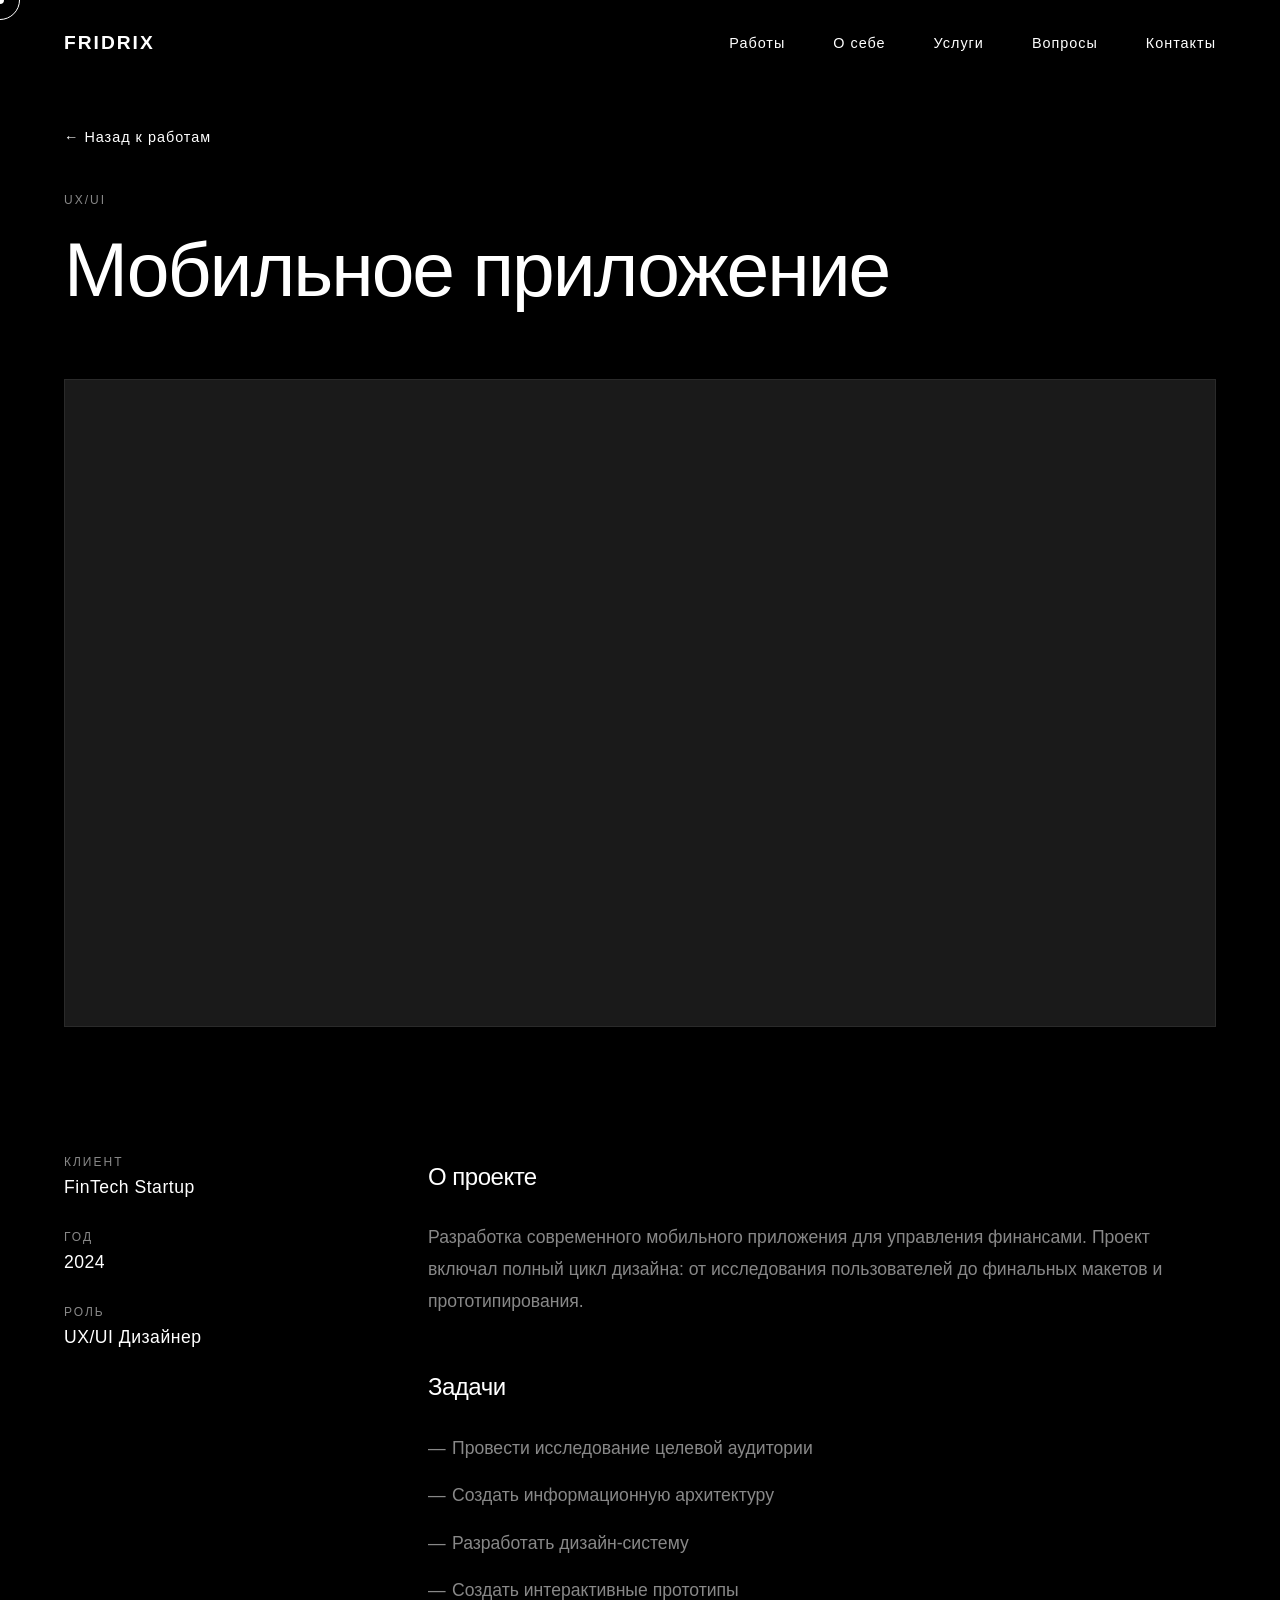
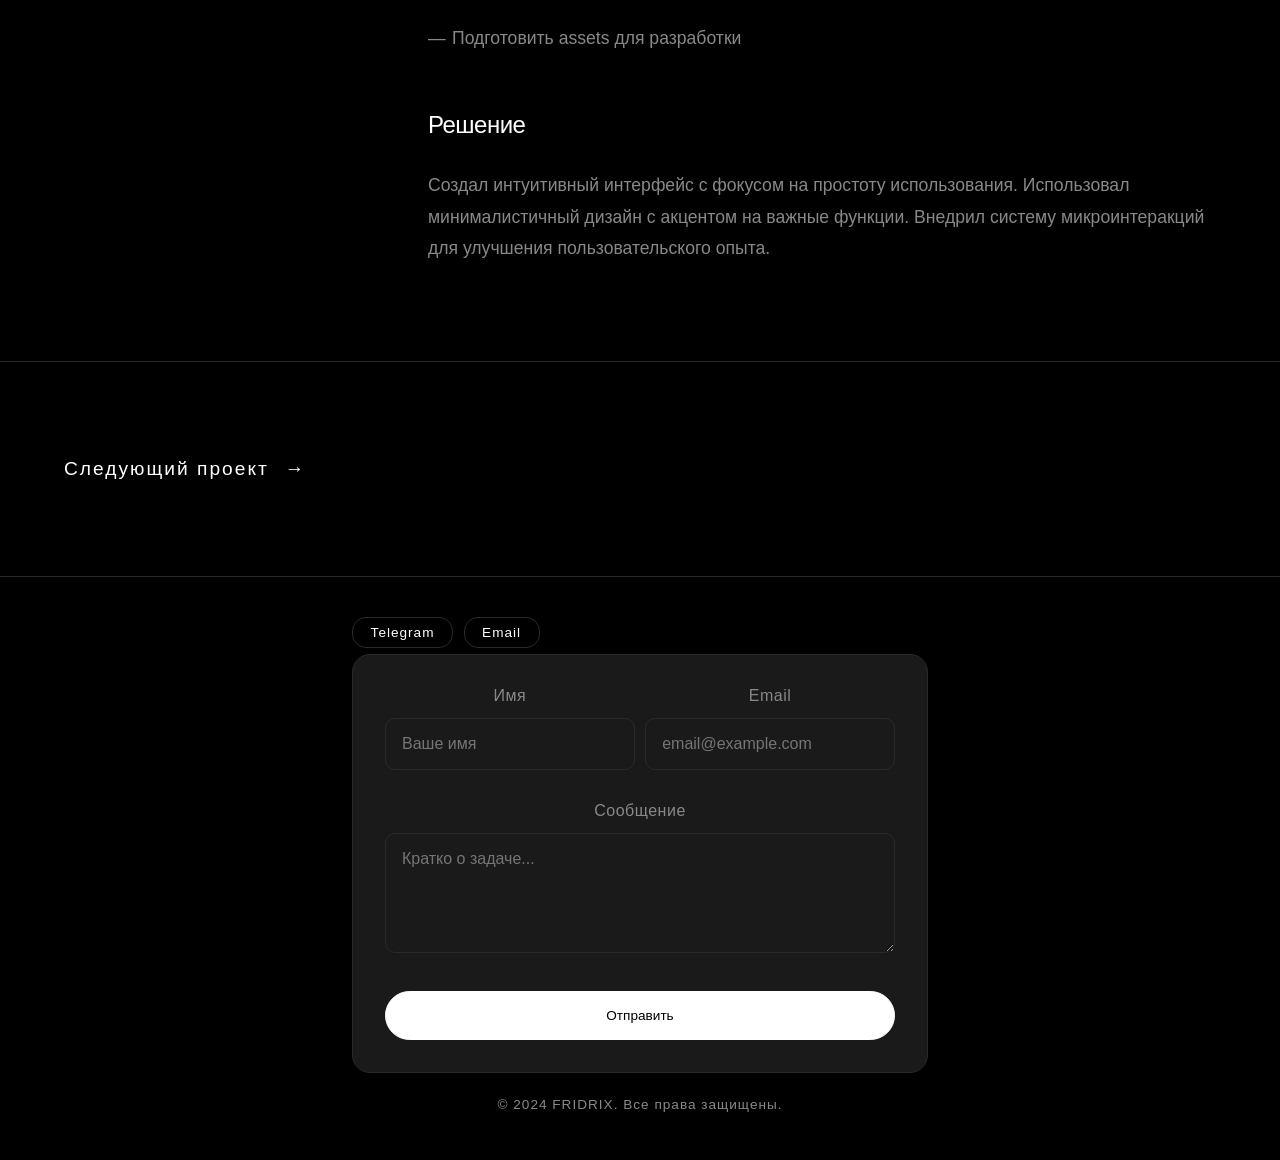
<file: product.html>
<!DOCTYPE html>
<html lang="ru">

<head>
    <meta charset="UTF-8">
    <meta name="viewport" content="width=device-width, initial-scale=1.0">
    <title>Проект — FRIDRIX</title>
    <link rel="stylesheet" href="styles.css">
</head>

<body>
    <!-- Custom Cursor -->
    <div class="cursor"></div>
    <div class="cursor-follower"></div>

    <!-- Navigation -->
    <nav class="nav">
        <div class="nav-container">
            <a href="index.html" class="logo">FRIDRIX</a>
            <div class="nav-links">
                <a href="portfolio.html" class="nav-link">Работы</a>
                <a href="about.html" class="nav-link">О себе</a>
                <a href="services.html" class="nav-link">Услуги</a>
                <a href="faq.html" class="nav-link" title="Часто задаваемые вопросы">Вопросы</a>
                <a href="contact.html" class="nav-link">Контакты</a>
            </div>
        </div>
    </nav>

    <!-- Mobile Bottom Navigation -->
    <nav class="mobile-nav">
        <a href="portfolio.html" class="mobile-nav-item">
            <img src="img/Portfolio.png" alt="Работы" class="mobile-nav-icon">
            <span class="mobile-nav-label">Работы</span>
        </a>
        <a href="about.html" class="mobile-nav-item">
            <img src="img/Aboutme.png" alt="О себе" class="mobile-nav-icon">
            <span class="mobile-nav-label">О себе</span>
        </a>
        <a href="services.html" class="mobile-nav-item">
            <img src="img/Price.png" alt="Услуги" class="mobile-nav-icon">
            <span class="mobile-nav-label">Услуги</span>
        </a>
        <a href="faq.html" class="mobile-nav-item">
            <span class="mobile-nav-icon mobile-nav-icon-fallback" aria-hidden="true">?</span>
            <span class="mobile-nav-label">Вопросы</span>
        </a>
        <a href="contact.html" class="mobile-nav-item">
            <img src="img/Contact.png" alt="Контакты" class="mobile-nav-icon">
            <span class="mobile-nav-label">Контакты</span>
        </a>
    </nav>

    <!-- Product Header -->
    <section class="product-header">
        <div class="product-header-container">
            <a href="portfolio.html" class="back-link">← Назад к работам</a>
            <div class="product-meta">
                <span class="product-category-badge" id="productCategory">UX/UI</span>
                <h1 class="product-title" id="productTitle">Название проекта</h1>
            </div>
        </div>
    </section>

    <!-- Product Hero Image -->
    <section class="product-hero">
        <div class="product-hero-image" id="productHeroImage"></div>
        <div class="product-hero-preview" id="productHeroPreview" style="display: none;">
            <button class="hero-preview-btn" id="heroPreviewPrev" type="button">←</button>
            <div class="hero-preview-track" id="heroPreviewTrack"></div>
            <button class="hero-preview-btn" id="heroPreviewNext" type="button">→</button>
        </div>
    </section>

    <!-- Product Content -->
    <section class="product-content">
        <div class="product-content-container">
            <div class="product-info">
                <div class="product-details">
                    <div class="detail-item">
                        <span class="detail-label">Клиент</span>
                        <span class="detail-value" id="productClient">Название компании</span>
                    </div>
                    <div class="detail-item">
                        <span class="detail-label">Год</span>
                        <span class="detail-value" id="productYear">2024</span>
                    </div>
                    <div class="detail-item">
                        <span class="detail-label">Роль</span>
                        <span class="detail-value" id="productRole">Дизайнер / Разработчик</span>
                    </div>
                    <div class="detail-item" id="productPriceContainer" style="display: none;">
                        <span class="detail-label">Стоимость проекта</span>
                        <span class="detail-value" id="productPrice">—</span>
                    </div>
                    <div class="detail-item" id="productLinkContainer" style="display: none;">
                        <a href="" target="_blank" rel="noopener noreferrer" id="productLink"
                            class="detail-link">Посмотреть сайт →</a>
                    </div>
                </div>
                <div class="product-description-full">
                    <h2>О проекте</h2>
                    <p id="productDescription">
                        Подробное описание проекта будет здесь.
                    </p>
                    <h2>Задачи</h2>
                    <ul id="productTasks">
                        <li>Задача проекта</li>
                    </ul>
                    <h2>Решение</h2>
                    <p id="productSolution">
                        Описание решения и подхода к проекту.
                    </p>
                </div>
            </div>
        </div>
    </section>

    <!-- Product PDF Viewer -->
    <section class="product-pdf" id="productPdfContainer" style="display: none;">
        <div class="product-pdf-container">
            <h2>Материалы проекта (PDF)</h2>
            <div class="pdf-list" id="pdfList"></div>
        </div>
    </section>

    <!-- Product Gallery -->
    <section class="product-gallery" id="productGallery">
        <div class="product-gallery-container" id="galleryContainer">
            <!-- Gallery items will be inserted here by JavaScript -->
        </div>
        <!-- Slider for projects with multiple images -->
        <div class="product-slider" id="productSlider" style="display: none;">
            <div class="slider-container">
                <button class="slider-btn slider-prev" id="sliderPrev">←</button>
                <div class="slider-viewport">
                    <div class="slider-track" id="sliderTrack">
                        <!-- Slider items will be inserted here -->
                    </div>
                </div>
                <button class="slider-btn slider-next" id="sliderNext">→</button>
            </div>
            <div class="slider-dots" id="sliderDots">
                <!-- Dots will be inserted here -->
            </div>
        </div>
    </section>

    <!-- Next Project -->
    <section class="next-project">
        <div class="next-project-container">
            <a href="index.html" class="next-project-link">
                <span>Следующий проект</span>
                <span>→</span>
            </a>
        </div>
    </section>

    <!-- Image Lightbox -->
    <div class="lightbox" id="lightbox" aria-hidden="true">
        <button class="lightbox-close" id="lightboxClose" type="button" aria-label="Закрыть">×</button>
        <button class="lightbox-nav lightbox-prev" id="lightboxPrev" type="button"
            aria-label="Предыдущее фото">←</button>
        <div class="lightbox-content" id="lightboxContent">
            <img class="lightbox-image" id="lightboxImage" alt="">
        </div>
        <button class="lightbox-nav lightbox-next" id="lightboxNext" type="button"
            aria-label="Следующее фото">→</button>
    </div>

    <!-- Footer -->
    <footer class="footer" id="contacts">
        <div class="footer-container">
            <div class="footer-form-block">
                <div class="footer-quick-links">
                    <a href="https://t.me/fridrix_order" class="footer-contact-link" target="_blank"
                        rel="noopener noreferrer">Telegram</a>
                    <a href="mailto:hello@fridrix.design" class="footer-contact-link">Email</a>
                </div>
                <form id="contactForm" class="contact-form contact-form--footer"
                    action="https://api.web3forms.com/submit" method="POST">
                    <input type="hidden" name="access_key" value="f03f16f8-0c76-461c-93f0-6bd2204c05bf">
                    <div class="footer-form-row">
                        <div class="form-group form-group--footer">
                            <label for="name">Имя</label>
                            <input type="text" id="name" name="name" class="form-input form-input--footer" required
                                placeholder="Ваше имя">
                        </div>
                        <div class="form-group form-group--footer">
                            <label for="email">Email</label>
                            <input type="email" id="email" name="email" class="form-input form-input--footer" required
                                placeholder="email@example.com">
                        </div>
                    </div>
                    <div class="form-group form-group--footer">
                        <label for="message">Сообщение</label>
                        <textarea id="message" name="message" class="form-input form-input--footer" rows="3" required
                            placeholder="Кратко о задаче..."></textarea>
                    </div>
                    <button type="submit" class="btn-primary btn-footer-submit">Отправить</button>
                </form>
            </div>
            <p class="footer-copy">&copy; 2024 FRIDRIX. Все права защищены.</p>
        </div>
    </footer>

    <script src="script.js"></script>
    <script src="product.js"></script>
</body>

</html>
</file>
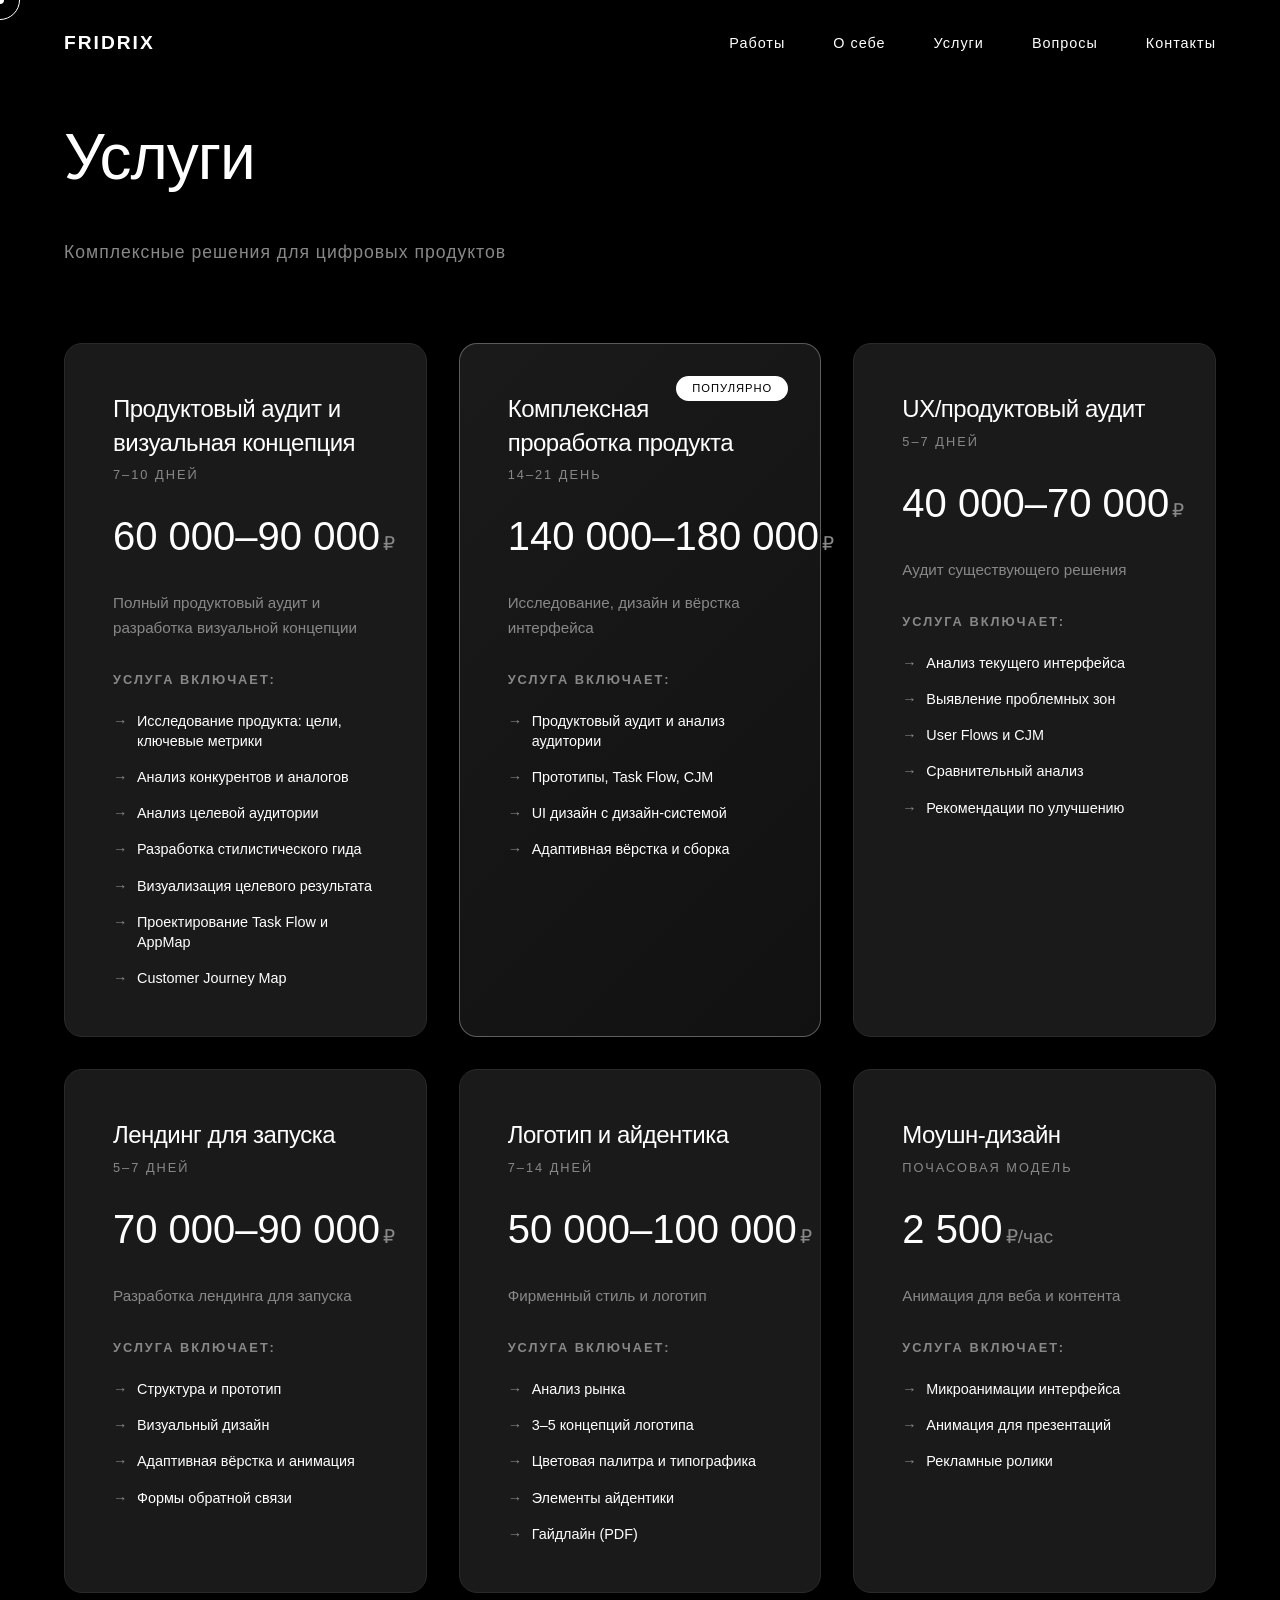
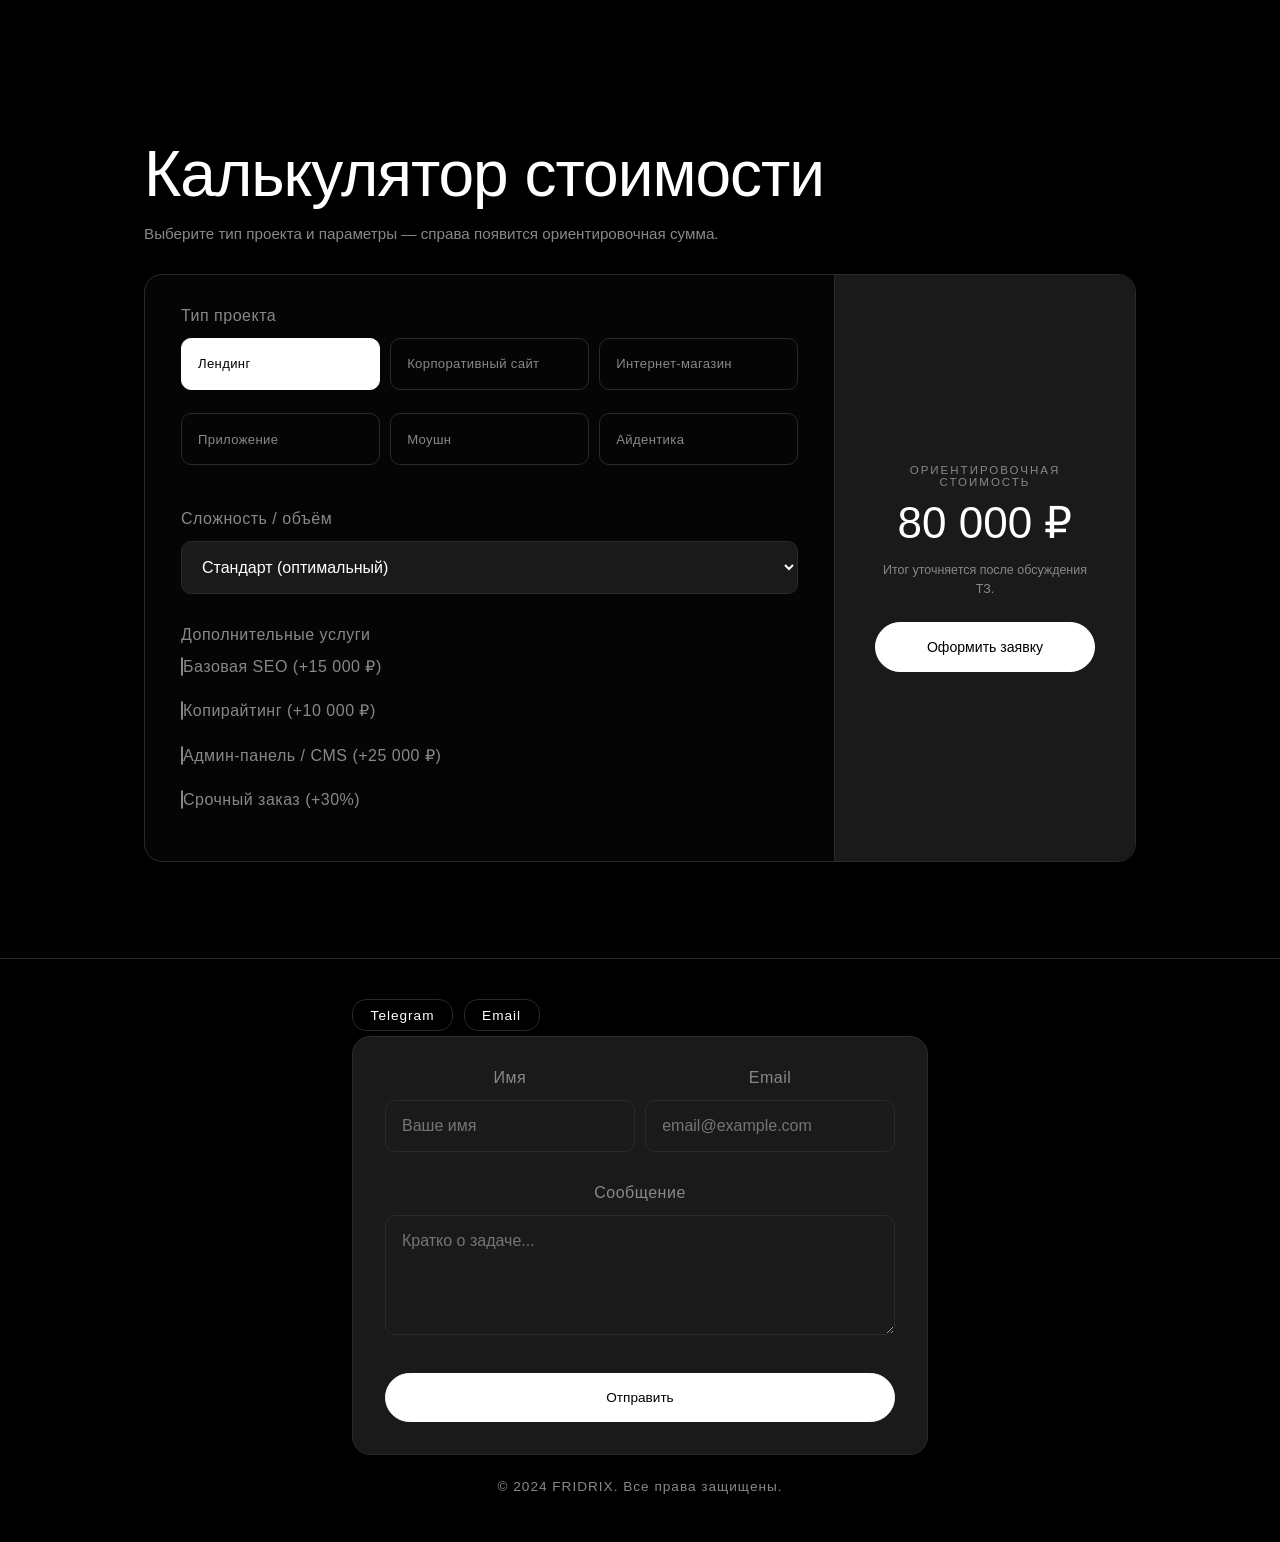
<file: services.html>
<!DOCTYPE html>
<html lang="ru">

<head>
    <meta charset="UTF-8">
    <meta name="viewport" content="width=device-width, initial-scale=1.0">
    <title>Услуги и цены — FRIDRIX</title>
    <link rel="stylesheet" href="styles.css">
</head>

<body>
    <!-- Custom Cursor -->
    <div class="cursor"></div>
    <div class="cursor-follower"></div>

    <!-- Navigation -->
    <nav class="nav">
        <div class="nav-container">
            <a href="index.html" class="logo">FRIDRIX</a>
            <div class="nav-links">
                <a href="portfolio.html" class="nav-link">Работы</a>
                <a href="about.html" class="nav-link">О себе</a>
                <a href="services.html" class="nav-link active">Услуги</a>
                <a href="faq.html" class="nav-link" title="Часто задаваемые вопросы">Вопросы</a>
                <a href="contact.html" class="nav-link">Контакты</a>
            </div>
        </div>
    </nav>

    <!-- Mobile Bottom Navigation -->
    <nav class="mobile-nav">
        <a href="portfolio.html" class="mobile-nav-item">
            <img src="img/Portfolio.png" alt="Работы" class="mobile-nav-icon">
            <span class="mobile-nav-label">Работы</span>
        </a>
        <a href="about.html" class="mobile-nav-item">
            <img src="img/Aboutme.png" alt="О себе" class="mobile-nav-icon">
            <span class="mobile-nav-label">О себе</span>
        </a>
        <a href="services.html" class="mobile-nav-item active">
            <img src="img/Price.png" alt="Услуги" class="mobile-nav-icon">
            <span class="mobile-nav-label">Услуги</span>
        </a>
        <a href="faq.html" class="mobile-nav-item">
            <span class="mobile-nav-icon mobile-nav-icon-fallback" aria-hidden="true">?</span>
            <span class="mobile-nav-label">Вопросы</span>
        </a>
        <a href="contact.html" class="mobile-nav-item">
            <img src="img/Contact.png" alt="Контакты" class="mobile-nav-icon">
            <span class="mobile-nav-label">Контакты</span>
        </a>
    </nav>

    <!-- Pricing Section -->
    <section class="pricing-section" id="pricing" style="padding-top: 120px;">
        <div class="pricing-container">
            <div class="pricing-intro-header">
                <h2 class="section-title">Услуги</h2>
                <p class="pricing-subtitle">Комплексные решения для цифровых продуктов</p>
            </div>

            <!-- Cards (Same as original) -->
            <!-- Card 1 -->
            <div class="pricing-card">
                <div class="pricing-card-header">
                    <h2 class="pricing-card-title">Продуктовый аудит и визуальная концепция</h2>
                    <div class="pricing-card-time">7–10 дней</div>
                </div>
                <div class="pricing-card-price">
                    <span class="price-amount">60 000–90 000</span>
                    <span class="price-currency">₽</span>
                </div>
                <div class="pricing-card-description">
                    Полный продуктовый аудит и разработка визуальной концепции
                </div>
                <div class="pricing-card-features">
                    <h3 class="features-title">Услуга включает:</h3>
                    <ul class="features-list">
                        <li>Исследование продукта: цели, ключевые метрики</li>
                        <li>Анализ конкурентов и аналогов</li>
                        <li>Анализ целевой аудитории</li>
                        <li>Разработка стилистического гида</li>
                        <li>Визуализация целевого результата</li>
                        <li>Проектирование Task Flow и AppMap</li>
                        <li>Customer Journey Map</li>
                    </ul>
                </div>
            </div>

            <!-- Card 2 -->
            <div class="pricing-card pricing-card-featured">
                <div class="pricing-card-badge">Популярно</div>
                <div class="pricing-card-header">
                    <h2 class="pricing-card-title">Комплексная проработка продукта</h2>
                    <div class="pricing-card-time">14–21 день</div>
                </div>
                <div class="pricing-card-price">
                    <span class="price-amount">140 000–180 000</span>
                    <span class="price-currency">₽</span>
                </div>
                <div class="pricing-card-description">
                    Исследование, дизайн и вёрстка интерфейса
                </div>
                <div class="pricing-card-features">
                    <h3 class="features-title">Услуга включает:</h3>
                    <ul class="features-list">
                        <li>Продуктовый аудит и анализ аудитории</li>
                        <li>Прототипы, Task Flow, CJM</li>
                        <li>UI дизайн с дизайн-системой</li>
                        <li>Адаптивная вёрстка и сборка</li>
                    </ul>
                </div>
            </div>

            <!-- Card 3 -->
            <div class="pricing-card">
                <div class="pricing-card-header">
                    <h2 class="pricing-card-title">UX/продуктовый аудит</h2>
                    <div class="pricing-card-time">5–7 дней</div>
                </div>
                <div class="pricing-card-price">
                    <span class="price-amount">40 000–70 000</span>
                    <span class="price-currency">₽</span>
                </div>
                <div class="pricing-card-description">
                    Аудит существующего решения
                </div>
                <div class="pricing-card-features">
                    <h3 class="features-title">Услуга включает:</h3>
                    <ul class="features-list">
                        <li>Анализ текущего интерфейса</li>
                        <li>Выявление проблемных зон</li>
                        <li>User Flows и CJM</li>
                        <li>Сравнительный анализ</li>
                        <li>Рекомендации по улучшению</li>
                    </ul>
                </div>
            </div>

            <!-- Card 4 -->
            <div class="pricing-card">
                <div class="pricing-card-header">
                    <h2 class="pricing-card-title">Лендинг для запуска</h2>
                    <div class="pricing-card-time">5–7 дней</div>
                </div>
                <div class="pricing-card-price">
                    <span class="price-amount">70 000–90 000</span>
                    <span class="price-currency">₽</span>
                </div>
                <div class="pricing-card-description">
                    Разработка лендинга для запуска
                </div>
                <div class="pricing-card-features">
                    <h3 class="features-title">Услуга включает:</h3>
                    <ul class="features-list">
                        <li>Структура и прототип</li>
                        <li>Визуальный дизайн</li>
                        <li>Адаптивная вёрстка и анимация</li>
                        <li>Формы обратной связи</li>
                    </ul>
                </div>
            </div>

            <!-- Card 5 -->
            <div class="pricing-card">
                <div class="pricing-card-header">
                    <h2 class="pricing-card-title">Логотип и айдентика</h2>
                    <div class="pricing-card-time">7–14 дней</div>
                </div>
                <div class="pricing-card-price">
                    <span class="price-amount">50 000–100 000</span>
                    <span class="price-currency">₽</span>
                </div>
                <div class="pricing-card-description">
                    Фирменный стиль и логотип
                </div>
                <div class="pricing-card-features">
                    <h3 class="features-title">Услуга включает:</h3>
                    <ul class="features-list">
                        <li>Анализ рынка</li>
                        <li>3–5 концепций логотипа</li>
                        <li>Цветовая палитра и типографика</li>
                        <li>Элементы айдентики</li>
                        <li>Гайдлайн (PDF)</li>
                    </ul>
                </div>
            </div>

            <!-- Card 6 -->
            <div class="pricing-card pricing-card-hourly">
                <div class="pricing-card-header">
                    <h2 class="pricing-card-title">Моушн‑дизайн</h2>
                    <div class="pricing-card-time">Почасовая модель</div>
                </div>
                <div class="pricing-card-price">
                    <span class="price-amount">2 500</span>
                    <span class="price-currency">₽/час</span>
                </div>
                <div class="pricing-card-description">
                    Анимация для веба и контента
                </div>
                <div class="pricing-card-features">
                    <h3 class="features-title">Услуга включает:</h3>
                    <ul class="features-list">
                        <li>Микроанимации интерфейса</li>
                        <li>Анимация для презентаций</li>
                        <li>Рекламные ролики</li>
                    </ul>
                </div>
            </div>

        </div>
    </section>

    <!-- Calculator Section -->
    <section class="calculator-section" id="calculator">
        <div class="calculator-section-inner">
            <h2 class="section-title calculator-section-title">Калькулятор стоимости</h2>
            <p class="calculator-lead">Выберите тип проекта и параметры — справа появится ориентировочная сумма.</p>
            <div class="calculator-panel">
                <div class="calculator-work">
                    <form id="price-calculator">
                        <div class="form-group box-select">
                            <label>Тип проекта</label>
                            <div class="select-options">
                                <label class="option-card">
                                    <input type="radio" name="projectType" value="landing" checked>
                                    <span class="option-content">
                                        <span class="option-title">Лендинг</span>
                                    </span>
                                </label>
                                <label class="option-card">
                                    <input type="radio" name="projectType" value="corporate">
                                    <span class="option-content">
                                        <span class="option-title">Корпоративный сайт</span>
                                    </span>
                                </label>
                                <label class="option-card">
                                    <input type="radio" name="projectType" value="ecommerce">
                                    <span class="option-content">
                                        <span class="option-title">Интернет‑магазин</span>
                                    </span>
                                </label>
                                <label class="option-card">
                                    <input type="radio" name="projectType" value="app">
                                    <span class="option-content">
                                        <span class="option-title">Приложение</span>
                                    </span>
                                </label>
                                <label class="option-card">
                                    <input type="radio" name="projectType" value="motion">
                                    <span class="option-content">
                                        <span class="option-title">Моушн</span>
                                    </span>
                                </label>
                                <label class="option-card">
                                    <input type="radio" name="projectType" value="identity">
                                    <span class="option-content">
                                        <span class="option-title">Айдентика</span>
                                    </span>
                                </label>
                            </div>
                        </div>

                        <div class="form-group">
                            <label>Сложность / объём</label>
                            <select name="complexity" id="complexity" class="form-input">
                                <option value="basic">Базовый (MVP)</option>
                                <option value="standard" selected>Стандарт (оптимальный)</option>
                                <option value="premium">Премиум (максимальный)</option>
                            </select>
                        </div>

                        <div class="form-group calculator-addons">
                            <label>Дополнительные услуги</label>
                            <div class="checkbox-group">
                                <label class="checkbox-label">
                                    <input type="checkbox" name="addon" value="seo">
                                    <span class="checkbox-custom"></span>
                                    Базовая SEO (+15 000 ₽)
                                </label>
                                <label class="checkbox-label">
                                    <input type="checkbox" name="addon" value="copywriting">
                                    <span class="checkbox-custom"></span>
                                    Копирайтинг (+10 000 ₽)
                                </label>
                                <label class="checkbox-label">
                                    <input type="checkbox" name="addon" value="admin">
                                    <span class="checkbox-custom"></span>
                                    Админ‑панель / CMS (+25 000 ₽)
                                </label>
                                <label class="checkbox-label">
                                    <input type="checkbox" name="addon" value="rush">
                                    <span class="checkbox-custom"></span>
                                    Срочный заказ (+30%)
                                </label>
                            </div>
                        </div>
                    </form>
                </div>

                <aside class="calculator-aside" aria-label="Результат расчёта">
                    <div class="calculator-result">
                        <div class="result-label">Ориентировочная стоимость</div>
                        <div class="result-value" id="totalPrice">0 ₽</div>
                        <p class="result-note">Итог уточняется после обсуждения ТЗ.</p>
                        <a href="contact.html#contacts" class="btn-primary btn-calculator-cta" id="order-btn">Оформить заявку</a>
                    </div>
                </aside>
            </div>
        </div>
    </section>

    <!-- Footer -->
    <footer class="footer" id="contacts">
        <div class="footer-container">
            <div class="footer-form-block">
                <div class="footer-quick-links">
                    <a href="https://t.me/fridrix_order" class="footer-contact-link" target="_blank"
                        rel="noopener noreferrer">Telegram</a>
                    <a href="mailto:hello@fridrix.design" class="footer-contact-link">Email</a>
                </div>
                <form id="contactForm" class="contact-form contact-form--footer"
                    action="https://api.web3forms.com/submit" method="POST">
                    <input type="hidden" name="access_key" value="f03f16f8-0c76-461c-93f0-6bd2204c05bf">
                    <div class="footer-form-row">
                        <div class="form-group form-group--footer">
                            <label for="name">Имя</label>
                            <input type="text" id="name" name="name" class="form-input form-input--footer" required
                                placeholder="Ваше имя">
                        </div>
                        <div class="form-group form-group--footer">
                            <label for="email">Email</label>
                            <input type="email" id="email" name="email" class="form-input form-input--footer" required
                                placeholder="email@example.com">
                        </div>
                    </div>
                    <div class="form-group form-group--footer">
                        <label for="message">Сообщение</label>
                        <textarea id="message" name="message" class="form-input form-input--footer" rows="3" required
                            placeholder="Кратко о задаче..."></textarea>
                    </div>
                    <button type="submit" class="btn-primary btn-footer-submit">Отправить</button>
                </form>
            </div>
            <p class="footer-copy">&copy; 2024 FRIDRIX. Все права защищены.</p>
        </div>
    </footer>

    <script src="script.js"></script>
</body>

</html>
</file>
<file: styles.css>
/* Reset & Base Styles */
* {
    margin: 0;
    padding: 0;
    box-sizing: border-box;
}

:root {
    --black: #000000;
    --white: #ffffff;
    --gray: #1a1a1a;
    --light-gray: #2a2a2a;
    --text-gray: #888888;
    --radius-sm: 10px;
    --radius-md: 14px;
    --radius-lg: 18px;
}

html {
    scroll-behavior: smooth;
    cursor: none;
}

body {
    font-family: -apple-system, BlinkMacSystemFont, 'Segoe UI', 'Roboto', 'Oxygen', 'Ubuntu', 'Cantarell', sans-serif;
    background-color: var(--black);
    color: var(--white);
    overflow-x: hidden;
    cursor: none;
}

/* Remove default underline from project links on desktop cards */
.project-card-link {
    text-decoration: none;
    color: inherit;
    display: block;
}

.project-card-link:hover,
.project-card-link:focus,
.project-card-link:active {
    text-decoration: none;
    color: inherit;
}

.project-card-link * {
    text-decoration: none;
}

/* Custom Cursor */
.cursor {
    width: 8px;
    height: 8px;
    background-color: var(--white);
    border-radius: 50%;
    position: fixed;
    top: 0;
    left: 0;
    pointer-events: none;
    z-index: 9999;
    transform: translate(-50%, -50%);
    transition: transform 0.1s ease;
    mix-blend-mode: difference;
}

.cursor-follower {
    width: 40px;
    height: 40px;
    border: 1px solid var(--white);
    border-radius: 50%;
    position: fixed;
    top: 0;
    left: 0;
    pointer-events: none;
    z-index: 9998;
    transform: translate(-50%, -50%);
    transition: all 0.3s ease;
    mix-blend-mode: difference;
}

body:hover .cursor-follower {
    transform: translate(-50%, -50%) scale(1.2);
}

/* Navigation */
.nav {
    position: fixed;
    top: 0;
    width: 100%;
    padding: 2rem 4rem;
    z-index: 1000;
    background-color: rgba(0, 0, 0, 0.8);
    backdrop-filter: blur(10px);
    animation: fadeInDown 0.8s ease;
}

.nav-container {
    max-width: 1600px;
    margin: 0 auto;
    display: flex;
    justify-content: space-between;
    align-items: center;
}

.logo {
    font-size: 1.2rem;
    font-weight: 600;
    letter-spacing: 2px;
    color: var(--white);
    text-decoration: none;
    transition: opacity 0.3s ease;
}

.logo:hover {
    opacity: 0.7;
}

.nav-links {
    display: flex;
    gap: 3rem;
}

.nav-link {
    color: var(--white);
    text-decoration: none;
    font-size: 0.9rem;
    letter-spacing: 1px;
    position: relative;
    transition: opacity 0.3s ease;
}

.nav-link::after {
    content: '';
    position: absolute;
    bottom: -5px;
    left: 0;
    width: 0;
    height: 1px;
    background-color: var(--white);
    transition: width 0.3s ease;
}

.nav-link:hover::after {
    width: 100%;
}

.nav-link:hover {
    opacity: 0.8;
}

/* Hero Section */
.hero {
    min-height: 100vh;
    display: flex;
    flex-direction: column;
    justify-content: center;
    align-items: flex-start;
    padding: 8rem 4rem 4rem;
    position: relative;
    overflow: hidden;
}

.hero-content {
    text-align: left;
    max-width: 1600px;
    margin: 0;
    width: 100%;
}

.hero-main {
    display: flex;
    align-items: center;
    gap: 4rem;
    width: 100%;
}

.hero-text {
    flex: 1;
}

.hero-mascot {
    flex-shrink: 0;
    opacity: 0;
    animation: fadeIn 1s ease 0.8s forwards;
    position: relative;
    display: flex;
    align-items: center;
    gap: 2rem;
}

.mascot-text {
    font-size: 2rem;
    font-weight: 300;
    letter-spacing: 4px;
    color: var(--white);
    opacity: 0;
    transform: translateX(-20px);
    transition: all 0.5s ease;
    white-space: nowrap;
}

.hero-mascot:hover .mascot-text {
    opacity: 1;
    transform: translateX(0);
}

.mascot-image {
    width: 500px;
    height: auto;
    display: block;
    transition: transform 0.3s ease;
}

.hero-mascot:hover .mascot-image {
    transform: scale(1.05);
}

.hero-title {
    font-size: clamp(3rem, 8vw, 8rem);
    font-weight: 300;
    line-height: 1.1;
    margin-bottom: 2rem;
    letter-spacing: -2px;
}

.hero-title .line {
    display: block;
    opacity: 0;
    animation: fadeInUp 0.8s ease forwards;
}

.hero-title .line:nth-child(1) {
    animation-delay: 0.2s;
}

.hero-title .line:nth-child(2) {
    animation-delay: 0.4s;
}

.hero-title .line:nth-child(3) {
    animation-delay: 0.6s;
}

.hero-subtitle {
    font-size: 1.2rem;
    color: var(--text-gray);
    letter-spacing: 3px;
    opacity: 0;
    animation: fadeIn 1s ease 0.8s forwards;
}

.scroll-indicator {
    position: absolute;
    bottom: 3rem;
    left: 50%;
    transform: translateX(-50%);
    animation: bounce 2s infinite;
}

.scroll-dot {
    width: 6px;
    height: 6px;
    background-color: var(--white);
    border-radius: 50%;
}

/* Filters */
.filters {
    padding: 4rem 4rem 2rem;
    max-width: 1600px;
    margin: 0 auto;
}

.filter-container {
    display: flex;
    gap: 2rem;
    justify-content: center;
    flex-wrap: wrap;
}

.filter-btn {
    background: none;
    border: 1px solid var(--white);
    color: var(--white);
    padding: 0.8rem 2rem;
    font-size: 0.9rem;
    letter-spacing: 1px;
    cursor: none;
    transition: all 0.3s ease;
    position: relative;
    overflow: hidden;
    border-radius: 999px;
}

.filter-btn::before {
    content: '';
    position: absolute;
    top: 0;
    left: -100%;
    width: 100%;
    height: 100%;
    background-color: var(--white);
    transition: left 0.3s ease;
    z-index: -1;
    border-radius: 999px;
}

.filter-btn:hover::before,
.filter-btn.active::before {
    left: 0;
}

.filter-btn:hover,
.filter-btn.active {
    color: var(--black);
}

/* Projects Grid */
.projects {
    padding: 2rem 4rem 6rem;
    max-width: 1600px;
    margin: 0 auto;
}

.projects-container {
    display: grid;
    grid-template-columns: repeat(auto-fit, minmax(400px, 1fr));
    gap: 2rem;
}

.project-card {
    aspect-ratio: 16/9;
    position: relative;
    overflow: hidden;
    background: var(--gray);
    border: 1px solid var(--light-gray);
    opacity: 0;
    animation: fadeInUp 0.6s ease forwards;
    cursor: none;
}

/* Desktop cards: always-visible info like mobile cards */
.desktop-projects .project-card {
    aspect-ratio: auto;
    display: flex;
    flex-direction: column;
    background: transparent;
    border: none;
}

.motion-projects .project-card {
    aspect-ratio: auto;
    display: flex;
    flex-direction: column;
    background: transparent;
    border: none;
}

.motion-projects .project-video-container {
    aspect-ratio: 16/9;
    border: 1px solid var(--light-gray);
    background: #000;
    border-radius: var(--radius-lg);
    overflow: hidden;
}

.project-card:nth-child(1) { animation-delay: 0.1s; }
.project-card:nth-child(2) { animation-delay: 0.2s; }
.project-card:nth-child(3) { animation-delay: 0.3s; }
.project-card:nth-child(4) { animation-delay: 0.4s; }
.project-card:nth-child(5) { animation-delay: 0.5s; }
.project-card:nth-child(6) { animation-delay: 0.6s; }

.project-image {
    width: 100%;
    height: 100%;
    position: relative;
    background: linear-gradient(135deg, var(--gray) 0%, var(--light-gray) 100%);
    background-size: contain;
    background-position: center;
    background-repeat: no-repeat;
    transition: transform 0.5s ease;
}

.desktop-projects .project-image {
    height: auto;
    aspect-ratio: 16/9;
    border-radius: var(--radius-lg);
    overflow: hidden;
}

.project-card:hover .project-image {
    transform: scale(1.05);
}

.project-overlay {
    position: absolute;
    bottom: 0;
    left: 0;
    right: 0;
    padding: 2rem;
    background: linear-gradient(to top, rgba(0, 0, 0, 0.95), transparent);
    transform: translateY(20px);
    opacity: 0;
    transition: all 0.4s ease;
}

/* Desktop project info block: match app-card style */
.project-card-info {
    padding: 1.25rem 0;
    display: flex;
    flex-direction: column;
    gap: 0.8rem;
}

.project-card-info .project-category {
    margin-bottom: 0;
}

.project-card-info .project-title {
    margin-bottom: 0;
    font-size: 1.8rem;
}

.project-card-info .project-description {
    margin-bottom: 0;
}

.project-card-info .project-link {
    margin-top: 0.5rem;
    width: fit-content;
}

.project-card-info .project-price-badge {
    margin-top: 0.35rem;
    padding: 0;
    border: none;
    border-radius: 0;
    background: transparent;
    color: var(--text-gray);
    font-size: 0.95rem;
    letter-spacing: 1px;
}

/* App price: match minimal text style */
.app-price {
    padding: 0;
    border: none;
    border-radius: 0;
    background: transparent;
    color: var(--text-gray);
    font-size: 0.9rem;
    letter-spacing: 1px;
}

.project-price-badge {
    margin-top: 1rem;
    display: inline-flex;
    align-self: flex-start;
    padding: 0.45rem 0.9rem;
    border-radius: 999px;
    border: 1px solid rgba(255, 255, 255, 0.25);
    background: rgba(0, 0, 0, 0.45);
    color: rgba(255, 255, 255, 0.9);
    font-size: 0.85rem;
    letter-spacing: 0.5px;
}

.app-price {
    margin-top: 0.4rem;
    display: inline-flex;
    padding: 0.35rem 0.7rem;
    border-radius: 999px;
    border: 1px solid rgba(255, 255, 255, 0.25);
    background: rgba(0, 0, 0, 0.35);
    color: rgba(255, 255, 255, 0.9);
    font-size: 0.85rem;
    letter-spacing: 0.5px;
    width: fit-content;
}

.project-card:hover .project-overlay {
    transform: translateY(0);
    opacity: 1;
}

.project-category {
    display: inline-block;
    font-size: 0.75rem;
    letter-spacing: 2px;
    color: var(--text-gray);
    margin-bottom: 1rem;
    text-transform: uppercase;
}

.project-title {
    font-size: 1.5rem;
    font-weight: 400;
    margin-bottom: 0.8rem;
    letter-spacing: -0.5px;
}

.project-description {
    font-size: 0.9rem;
    color: var(--text-gray);
    line-height: 1.6;
    margin-bottom: 1.5rem;
}

.project-link {
    color: var(--white);
    text-decoration: none;
    font-size: 0.9rem;
    letter-spacing: 1px;
    display: inline-flex;
    align-items: center;
    gap: 0.5rem;
    transition: gap 0.3s ease;
}

.project-link:hover {
    gap: 1rem;
}

/* About Section */
.about {
    padding: 6rem 4rem;
    max-width: 1600px;
    margin: 0 auto;
}

.about-container {
    max-width: 1600px;
    margin: 0 auto;
}

.about-content {
    text-align: left;
}

.section-title {
    font-size: clamp(2rem, 5vw, 4rem);
    font-weight: 300;
    margin-bottom: 3rem;
    letter-spacing: -1px;
    opacity: 0;
    animation: fadeInUp 0.8s ease forwards;
    text-align: left;
}

.about-body .about-text {
    margin-bottom: 1.35rem;
}

.about-body .about-text:last-child {
    margin-bottom: 3rem;
}

.about-text {
    font-size: 1.1rem;
    line-height: 1.8;
    color: var(--text-gray);
    margin-bottom: 3rem;
    opacity: 0;
    animation: fadeInUp 0.8s ease 0.2s forwards;
}

.faq-page .faq-list {
    margin-top: 0;
}

.faq-list {
    display: flex;
    flex-direction: column;
    gap: 2rem;
    max-width: 720px;
}

.faq-item h3 {
    font-size: 1.05rem;
    font-weight: 400;
    color: var(--white);
    margin-bottom: 0.65rem;
    letter-spacing: 0.3px;
}

.faq-item p {
    font-size: 1rem;
    line-height: 1.75;
    color: var(--text-gray);
    margin: 0;
}

.skills {
    display: flex;
    flex-wrap: wrap;
    gap: 1rem;
    opacity: 0;
    animation: fadeInUp 0.8s ease 0.4s forwards;
}

.skill-item {
    padding: 0.8rem 1.5rem;
    border: 1px solid var(--white);
    border-radius: var(--radius-md);
    font-size: 0.9rem;
    letter-spacing: 1px;
    transition: all 0.3s ease;
    cursor: none;
}

.skill-item:hover {
    background-color: var(--white);
    color: var(--black);
}

.ai-section-title {
    font-size: 1.5rem;
    font-weight: 300;
    margin-top: 4rem;
    margin-bottom: 2rem;
    letter-spacing: -0.5px;
    opacity: 0;
    animation: fadeInUp 0.8s ease 0.6s forwards;
}

.ai-skills {
    opacity: 0;
    animation: fadeInUp 0.8s ease 0.8s forwards;
}

/* Contact Section */
.contact {
    padding: 6rem 4rem;
    max-width: 1600px;
    margin: 0 auto;
    text-align: left;
}

.contact-container {
    max-width: 1600px;
    margin: 0 auto;
}

.contact-links {
    display: flex;
    justify-content: flex-start;
    gap: 3rem;
    flex-wrap: wrap;
    margin-top: 3rem;
}

.contact-link {
    color: var(--white);
    text-decoration: none;
    font-size: 1.1rem;
    letter-spacing: 2px;
    position: relative;
    transition: opacity 0.3s ease;
}

.contact-link::after {
    content: '';
    position: absolute;
    bottom: -5px;
    left: 0;
    width: 0;
    height: 1px;
    background-color: var(--white);
    transition: width 0.3s ease;
}

.contact-link:hover::after {
    width: 100%;
}

.contact-link:hover {
    opacity: 0.7;
}

/* Contact icon link (Telegram) */
.contact-link.contact-link-icon {
    display: inline-flex;
    align-items: center;
    justify-content: center;
    width: 54px;
    height: 54px;
    border: 1px solid rgba(255, 255, 255, 0.25);
    border-radius: 999px;
    opacity: 1;
}

.contact-link.contact-link-icon::after {
    display: none;
}

.contact-icon {
    width: 24px;
    height: 24px;
    fill: currentColor;
}

.contact-link.contact-link-icon:hover {
    border-color: rgba(255, 255, 255, 0.8);
}

/* Footer */
.footer {
    padding: 2.5rem 4rem 3rem;
    text-align: center;
    border-top: 1px solid var(--light-gray);
    max-width: 1600px;
    margin: 0 auto;
    scroll-margin-top: 96px;
}

.footer-container {
    display: flex;
    flex-direction: column;
    align-items: center;
    gap: 1.5rem;
    width: 100%;
}

.footer-quick-links {
    display: flex;
    flex-wrap: wrap;
    gap: 0.65rem;
    justify-content: flex-start;
}

.footer-contact-link {
    display: inline-flex;
    align-items: center;
    justify-content: center;
    padding: 0.45rem 1.1rem;
    font-size: 0.85rem;
    letter-spacing: 1px;
    color: var(--white);
    text-decoration: none;
    border: 1px solid var(--light-gray);
    border-radius: var(--radius-md);
    transition: border-color 0.3s ease, background 0.3s ease;
}

.footer-contact-link:hover {
    border-color: var(--white);
    background: rgba(255, 255, 255, 0.06);
}

.footer-form-block {
    width: 50%;
    max-width: none;
    margin-left: auto;
    margin-right: auto;
}

.contact-form--footer {
    padding: 1.15rem 1.35rem;
    margin-top: 0.35rem;
}

.contact-form--footer .footer-form-row {
    display: grid;
    grid-template-columns: 1fr 1fr;
    gap: 0.65rem;
}

.form-group--footer {
    margin-bottom: 0.65rem;
}

.form-group--footer label {
    font-size: 0.75rem;
    margin-bottom: 0.35rem;
}

.form-input--footer {
    padding: 0.5rem 0.65rem;
    font-size: 0.85rem;
}

.contact-form--footer textarea.form-input {
    min-height: 4.5rem;
    resize: vertical;
}

@media (max-width: 900px) {
    .footer-form-block {
        width: 100%;
    }

    .footer-quick-links {
        justify-content: center;
    }
}

@media (max-width: 480px) {
    .contact-form--footer .footer-form-row {
        grid-template-columns: 1fr;
    }

    .footer {
        padding-left: 1rem;
        padding-right: 1rem;
    }
}

.btn-footer-submit {
    width: 100%;
    padding: 0.55rem 1rem;
    font-size: 0.85rem;
    margin-top: 0.15rem;
}

.footer-copy {
    color: var(--text-gray);
    font-size: 0.85rem;
    letter-spacing: 1px;
    margin: 0;
}

/* Product Page Styles */
.product-header {
    padding: 8rem 4rem 4rem;
    max-width: 1600px;
    margin: 0 auto;
}

.product-header-container {
    animation: fadeInUp 0.8s ease;
}

.back-link {
    color: var(--white);
    text-decoration: none;
    font-size: 0.9rem;
    letter-spacing: 1px;
    display: inline-block;
    margin-bottom: 3rem;
    transition: opacity 0.3s ease;
}

.back-link:hover {
    opacity: 0.7;
}

.product-meta {
    display: flex;
    flex-direction: column;
    gap: 1rem;
}

.product-category-badge {
    display: inline-block;
    font-size: 0.75rem;
    letter-spacing: 2px;
    color: var(--text-gray);
    text-transform: uppercase;
}

.product-title {
    font-size: clamp(2.5rem, 6vw, 5rem);
    font-weight: 300;
    letter-spacing: -2px;
    line-height: 1.2;
}

.product-hero {
    padding: 0 4rem 4rem;
    max-width: 1600px;
    margin: 0 auto;
}

.product-hero-image {
    width: 100%;
    aspect-ratio: 16/9;
    background: var(--gray);
    border: 1px solid var(--light-gray);
    background-size: contain;
    background-position: center;
    background-repeat: no-repeat;
    animation: fadeIn 1s ease;
    display: flex;
    justify-content: center;
    align-items: center;
}

/* App hero (single mockup on mobile) */
.product-hero-image.app-hero {
    background: transparent;
    border: none;
    display: flex;
    justify-content: center;
    align-items: center;
    aspect-ratio: auto;
    height: min(72vh, 760px);
}

.product-hero-image.app-hero .app-hero-img {
    height: 100%;
    width: auto;
    max-width: 100%;
    object-fit: contain;
    display: block;
}

/* Video hero (Vimeo) */
.product-hero-image.video-hero {
    border: none;
    background: transparent;
    display: block;
    padding: 0;
}

.vimeo-hero-wrapper {
    position: relative;
    width: 100%;
    aspect-ratio: 16/9;
    overflow: hidden;
    border: 1px solid var(--light-gray);
    background: #000;
    border-radius: var(--radius-lg);
}

.vimeo-hero-wrapper iframe {
    position: absolute;
    inset: 0;
    width: 100%;
    height: 100%;
}

/* Hero preview thumbs (under main preview image) */
.product-hero-preview {
    margin-top: 1.25rem;
    display: flex;
    align-items: center;
    gap: 1rem;
}

.hero-preview-btn {
    background: var(--white);
    color: var(--black);
    border: 1px solid var(--white);
    width: 42px;
    height: 42px;
    font-size: 1.2rem;
    cursor: none;
    transition: all 0.3s ease;
    display: flex;
    align-items: center;
    justify-content: center;
    flex-shrink: 0;
    border-radius: 999px;
}

.hero-preview-btn:hover {
    background: var(--black);
    color: var(--white);
}

.hero-preview-track {
    display: flex;
    gap: 0.75rem;
    overflow-x: auto;
    padding: 0.25rem 0;
    flex: 1;
    scroll-behavior: smooth;
}

.hero-preview-thumb {
    background: transparent;
    border: 1px solid var(--light-gray);
    width: 120px;
    height: 72px;
    padding: 0;
    cursor: none;
    flex: 0 0 auto;
    transition: border-color 0.3s ease, transform 0.2s ease;
    border-radius: var(--radius-sm);
    overflow: hidden;
}

.hero-preview-thumb:hover {
    transform: translateY(-2px);
    border-color: rgba(255, 255, 255, 0.6);
}

.hero-preview-thumb.active {
    border-color: var(--white);
}

.hero-preview-thumb img {
    width: 100%;
    height: 100%;
    display: block;
    object-fit: cover;
    background: var(--gray);
}

.product-hero-image.multi-hero {
    background: transparent !important;
    border: none !important;
    gap: 2rem;
    height: 600px;
    aspect-ratio: auto;
    flex-wrap: wrap;
    justify-content: center;
}

.hero-multi-img {
    height: 100%;
    max-width: calc(20% - 2rem);
    width: auto;
    object-fit: contain;
    animation: fadeInUp 0.8s ease forwards;
}

.hero-multi-img:nth-child(1) { animation-delay: 0.1s; }
.hero-multi-img:nth-child(2) { animation-delay: 0.2s; }
.hero-multi-img:nth-child(3) { animation-delay: 0.3s; }
.hero-multi-img:nth-child(4) { animation-delay: 0.4s; }
.hero-multi-img:nth-child(5) { animation-delay: 0.5s; }

.product-content {
    padding: 4rem;
    max-width: 1600px;
    margin: 0 auto;
}

.product-content-container {
    max-width: 1600px;
    margin: 0 auto;
}

.product-info {
    display: grid;
    grid-template-columns: 300px 1fr;
    gap: 4rem;
}

.product-details {
    display: flex;
    flex-direction: column;
    gap: 2rem;
    position: sticky;
    top: 8rem;
    height: fit-content;
}

.detail-item {
    display: flex;
    flex-direction: column;
    gap: 0.5rem;
}

/* Highlight project price */
#productPriceContainer {
    padding: 1.25rem 1.25rem;
    border: 1px solid rgba(255, 255, 255, 0.35);
    background: linear-gradient(135deg, rgba(255, 255, 255, 0.08) 0%, rgba(255, 255, 255, 0.03) 100%);
    border-radius: 14px;
}

#productPriceContainer .detail-label {
    color: rgba(255, 255, 255, 0.75);
}

#productPrice {
    font-size: 1.6rem;
    letter-spacing: 0.2px;
    color: var(--white);
}

@media (max-width: 768px) {
    #productPrice {
        font-size: 1.4rem;
    }
}

.detail-label {
    font-size: 0.75rem;
    letter-spacing: 2px;
    color: var(--text-gray);
    text-transform: uppercase;
}

.detail-value {
    font-size: 1.1rem;
    letter-spacing: 0.5px;
}

.detail-link {
    color: var(--white);
    text-decoration: none;
    font-size: 1.1rem;
    letter-spacing: 0.5px;
    display: inline-flex;
    align-items: center;
    gap: 0.5rem;
    transition: gap 0.3s ease, opacity 0.3s ease;
    border-bottom: 1px solid transparent;
}

.detail-link:hover {
    gap: 1rem;
    opacity: 0.7;
    border-bottom-color: var(--white);
}

.product-description-full {
    line-height: 1.8;
}

.product-description-full h2 {
    font-size: 1.5rem;
    font-weight: 300;
    margin-bottom: 1.5rem;
    margin-top: 3rem;
    letter-spacing: -0.5px;
}

.product-description-full h2:first-child {
    margin-top: 0;
}

.product-description-full p {
    font-size: 1.1rem;
    color: var(--text-gray);
    margin-bottom: 2rem;
}

.product-description-full ul {
    list-style: none;
    margin-bottom: 2rem;
}

.product-description-full ul li {
    font-size: 1.1rem;
    color: var(--text-gray);
    margin-bottom: 1rem;
    padding-left: 1.5rem;
    position: relative;
}

.product-description-full ul li::before {
    content: '—';
    position: absolute;
    left: 0;
}

.product-gallery {
    padding: 4rem;
    max-width: 1600px;
    margin: 0 auto;
}

.product-gallery-container {
    display: grid;
    grid-template-columns: repeat(auto-fit, minmax(300px, 1fr));
    gap: 2rem;
}

.gallery-item {
    aspect-ratio: 4/3;
    background: var(--gray);
    border: 1px solid var(--light-gray);
    background-size: contain;
    background-position: center;
    background-repeat: no-repeat;
}

/* Product Slider */
.product-slider {
    margin-top: 4rem;
}

.slider-container {
    position: relative;
    max-width: 100%;
    margin: 0 auto;
    display: flex;
    align-items: center;
    gap: 2rem;
}

.slider-viewport {
    flex: 1;
    overflow: hidden;
    border: 1px solid var(--light-gray);
    border-radius: var(--radius-lg);
}

.slider-track {
    display: flex;
    transition: transform 0.5s ease;
    will-change: transform;
}

.slider-item {
    min-width: 100%;
    aspect-ratio: 16/9;
    background-size: contain;
    background-position: center;
    background-repeat: no-repeat;
    flex-shrink: 0;
}

.slider-btn {
    background: var(--white);
    color: var(--black);
    border: 1px solid var(--white);
    width: 50px;
    height: 50px;
    font-size: 1.5rem;
    cursor: none;
    transition: all 0.3s ease;
    display: flex;
    align-items: center;
    justify-content: center;
    flex-shrink: 0;
    border-radius: 999px;
}

.slider-btn:hover {
    background: var(--black);
    color: var(--white);
}

.slider-btn:disabled {
    opacity: 0.3;
    cursor: not-allowed;
}

.slider-dots {
    display: flex;
    justify-content: center;
    gap: 1rem;
    margin-top: 2rem;
}

.slider-dot {
    width: 12px;
    height: 12px;
    border-radius: 50%;
    background: var(--light-gray);
    border: 1px solid var(--white);
    cursor: none;
    transition: all 0.3s ease;
}

.slider-dot.active {
    background: var(--white);
}

.slider-dot:hover {
    transform: scale(1.2);
}

/* Product PDF Viewer */
.product-pdf {
    padding: 4rem;
    max-width: 1600px;
    margin: 0 auto;
}

.product-pdf-container {
    max-width: 1600px;
    margin: 0 auto;
}

.product-pdf-container h2 {
    font-size: 1.5rem;
    font-weight: 300;
    margin-bottom: 2rem;
    letter-spacing: -0.5px;
}

.pdf-viewer-wrapper {
    width: 100%;
    height: 800px;
    background: var(--gray);
    border: 1px solid var(--light-gray);
    margin-bottom: 2rem;
    border-radius: var(--radius-lg);
    overflow: hidden;
}

.pdf-viewer-wrapper iframe {
    width: 100%;
    height: 100%;
}

/* Multiple PDFs list */
.pdf-list {
    display: flex;
    flex-direction: column;
    gap: 3rem;
}

.pdf-item-header {
    display: flex;
    align-items: baseline;
    justify-content: space-between;
    gap: 1.5rem;
    margin-bottom: 1rem;
    flex-wrap: wrap;
}

.pdf-item-title {
    font-size: 1.1rem;
    font-weight: 300;
    letter-spacing: 0.2px;
    color: var(--white);
}

/* Lightbox (fullscreen image viewer) */
.lightbox {
    position: fixed;
    inset: 0;
    background: rgba(0, 0, 0, 0.92);
    z-index: 10000;
    display: none;
    align-items: center;
    justify-content: center;
    padding: 2rem;
}

.lightbox.open {
    display: flex;
}

.lightbox-content {
    width: 100%;
    height: 100%;
    display: flex;
    align-items: center;
    justify-content: center;
}

.lightbox-image {
    max-width: 100%;
    max-height: 100%;
    object-fit: contain;
    background: transparent;
}

.lightbox-close {
    position: absolute;
    top: 1.25rem;
    right: 1.25rem;
    width: 48px;
    height: 48px;
    border-radius: 999px;
    border: 1px solid rgba(255, 255, 255, 0.3);
    background: rgba(0, 0, 0, 0.4);
    color: var(--white);
    font-size: 2rem;
    line-height: 1;
    display: flex;
    align-items: center;
    justify-content: center;
    cursor: none;
}

.lightbox-nav {
    position: absolute;
    top: 50%;
    transform: translateY(-50%);
    width: 54px;
    height: 54px;
    border-radius: 999px;
    border: 1px solid rgba(255, 255, 255, 0.3);
    background: rgba(0, 0, 0, 0.4);
    color: var(--white);
    font-size: 1.5rem;
    display: flex;
    align-items: center;
    justify-content: center;
    cursor: none;
}

.lightbox-prev {
    left: 1.25rem;
}

.lightbox-next {
    right: 1.25rem;
}

.lightbox-close:hover,
.lightbox-nav:hover {
    border-color: rgba(255, 255, 255, 0.8);
}

@media (max-width: 1024px) {
    .lightbox-close,
    .lightbox-nav {
        cursor: default;
    }
}

.next-project {
    padding: 6rem 4rem;
    max-width: 1600px;
    margin: 0 auto;
    text-align: left;
    border-top: 1px solid var(--light-gray);
}

.next-project-link {
    color: var(--white);
    text-decoration: none;
    font-size: 1.2rem;
    letter-spacing: 2px;
    display: inline-flex;
    align-items: center;
    gap: 1rem;
    transition: gap 0.3s ease;
}

.next-project-link:hover {
    gap: 2rem;
}

/* Mode Tabs */
/* Work header */
.work-header {
    padding: 2rem 4rem 1rem;
    max-width: 1600px;
    margin: 0 auto;
    text-align: center;
}

.work-heading {
    font-size: clamp(2rem, 4vw, 3.5rem);
    font-weight: 300;
    letter-spacing: -1px;
    margin-bottom: 1.5rem;
    opacity: 0;
    animation: fadeInUp 0.8s ease forwards;
}

.mode-tabs {
    padding: 0;
    max-width: 1600px;
    margin: 0 auto;
    display: flex;
    justify-content: center;
}

.mode-tabs-wrapper {
    padding: 0.5rem;
}

.mode-tabs-container {
    display: flex;
    gap: 2rem;
    justify-content: center;
    flex-wrap: wrap;
}

.mode-tab {
    background: none;
    border: none;
    color: rgba(255, 255, 255, 0.6);
    padding: 0.2rem 0.2rem;
    font-size: clamp(1rem, 1.6vw, 1.35rem);
    font-weight: 400;
    letter-spacing: 0.2px;
    cursor: none;
    transition: color 0.25s ease, opacity 0.25s ease;
    position: relative;
}

.mode-tab::after {
    content: '';
    position: absolute;
    left: 0;
    right: 0;
    bottom: -8px;
    height: 2px;
    background: var(--white);
    opacity: 0;
    transform: scaleX(0.6);
    transition: opacity 0.25s ease, transform 0.25s ease;
}

.mode-tab:hover {
    color: rgba(255, 255, 255, 0.85);
}

.mode-tab.active {
    color: var(--white);
}

.mode-tab.active::after {
    opacity: 1;
    transform: scaleX(1);
}

/* Mobile Bottom Navigation */
.mobile-nav {
    display: none;
    position: fixed;
    bottom: 0;
    left: 0;
    width: 100%;
    background: rgba(0, 0, 0, 0.9);
    backdrop-filter: blur(20px);
    padding: 0.65rem 0.35rem;
    z-index: 1000;
    border-top: 1px solid var(--light-gray);
    justify-content: space-around;
    align-items: center;
}

.mobile-nav-item {
    display: flex;
    flex-direction: column;
    align-items: center;
    gap: 0.4rem;
    text-decoration: none;
    color: var(--text-gray);
    transition: color 0.3s ease;
}

.mobile-nav-item.active {
    color: var(--white);
}

.mobile-nav-icon {
    width: 20px;
    height: 20px;
    object-fit: contain;
    filter: brightness(0) invert(1);
}

.mobile-nav-icon-fallback {
    display: flex;
    align-items: center;
    justify-content: center;
    width: 20px;
    height: 20px;
    font-size: 0.75rem;
    font-weight: 600;
    line-height: 1;
    border: 1px solid currentColor;
    border-radius: 4px;
    box-sizing: border-box;
    filter: none;
    opacity: 0.85;
}

.mobile-nav-item.active .mobile-nav-icon-fallback {
    opacity: 1;
    border-color: var(--white);
}

.mobile-nav-label {
    font-size: 0.58rem;
    letter-spacing: 0.5px;
    text-transform: uppercase;
    text-align: center;
    max-width: 56px;
    line-height: 1.15;
}

/* Vimeo Wrapper */
.project-video-container {
    width: 100%;
    height: 100%;
    position: relative;
    overflow: hidden;
}

.vimeo-wrapper {
    width: 100%;
    height: 100%;
    pointer-events: none;
}

.vimeo-wrapper iframe {
    width: 100%;
    height: 100%;
    transform: scale(1.3); /* To hide player controls */
}

/* App & Music Projects */
.app-projects-container {
    grid-template-columns: repeat(auto-fit, minmax(300px, 1fr));
    gap: 4rem 2rem;
}

.app-card-item {
    display: flex;
    flex-direction: column;
    gap: 2rem;
    opacity: 0;
    animation: fadeInUp 0.6s ease forwards;
}

.app-image-container {
    width: 100%;
    height: 660px; /* 440px * 1.5 = 660px */
    background: transparent;
    border: none;
    display: flex;
    justify-content: center;
    align-items: center;
    overflow: hidden;
}

.app-mockup-image {
    height: 100%;
    width: auto;
    object-fit: contain;
}

.app-card-info {
    display: flex;
    flex-direction: column;
    gap: 0.8rem;
}

.app-card-info .project-category {
    margin-bottom: 0;
}

.app-card-info .project-title {
    font-size: 1.8rem;
    margin-bottom: 0;
}

.app-card-info .project-description {
    margin-bottom: 0.5rem;
}

/* Pricing Section */
.pricing-section {
    padding: 6rem 4rem;
    max-width: 1600px;
    margin: 0 auto;
    box-sizing: border-box;
}

.pricing-container {
    display: grid;
    grid-template-columns: repeat(auto-fit, minmax(350px, 1fr));
    gap: 2rem;
    width: 100%;
    box-sizing: border-box;
}

.pricing-intro-header {
    grid-column: 1 / -1;
    margin-bottom: 3rem;
}

.pricing-subtitle {
    color: var(--text-gray);
    font-size: 1.1rem;
    letter-spacing: 1px;
    margin-top: 1rem;
}

.pricing-card {
    background: var(--gray);
    border: 1px solid var(--light-gray);
    border-radius: var(--radius-lg);
    padding: 3rem;
    display: flex;
    flex-direction: column;
    gap: 2rem;
    transition: all 0.3s ease;
    position: relative;
}

.pricing-card:hover {
    border-color: var(--white);
    transform: translateY(-10px);
}

.pricing-card-featured {
    border-color: rgba(255, 255, 255, 0.3);
    background: linear-gradient(135deg, var(--gray) 0%, #111 100%);
}

.pricing-card-badge {
    position: absolute;
    top: 2rem;
    right: 2rem;
    background: var(--white);
    color: var(--black);
    padding: 0.4rem 1rem;
    font-size: 0.7rem;
    text-transform: uppercase;
    letter-spacing: 1px;
    border-radius: 100px;
}

.pricing-card-title {
    font-size: 1.5rem;
    font-weight: 300;
    line-height: 1.4;
    letter-spacing: -0.5px;
}

.pricing-card-time {
    font-size: 0.8rem;
    color: var(--text-gray);
    text-transform: uppercase;
    letter-spacing: 2px;
    margin-top: 0.5rem;
}

.pricing-card-price {
    display: flex;
    align-items: baseline;
    gap: 0.2rem;
    white-space: nowrap;
    flex-wrap: nowrap;
}

.price-amount {
    font-size: 2.5rem;
    font-weight: 300;
}

.price-currency {
    font-size: 1.2rem;
    color: var(--text-gray);
}

.pricing-card-description {
    color: var(--text-gray);
    font-size: 0.95rem;
    line-height: 1.6;
}

.features-title {
    font-size: 0.8rem;
    text-transform: uppercase;
    letter-spacing: 2px;
    color: var(--text-gray);
    margin-bottom: 1.5rem;
}

.features-list {
    list-style: none;
    display: flex;
    flex-direction: column;
    gap: 1rem;
}

.features-list li {
    font-size: 0.9rem;
    color: var(--white);
    padding-left: 1.5rem;
    position: relative;
    line-height: 1.4;
}

.features-list li::before {
    content: '→';
    position: absolute;
    left: 0;
    color: var(--text-gray);
}

.pricing-card-result {
    margin-top: auto;
    padding-top: 2rem;
    border-top: 1px solid var(--light-gray);
    font-size: 0.9rem;
    color: var(--text-gray);
    line-height: 1.6;
}

.pricing-card-result strong {
    color: var(--white);
    font-weight: 400;
}

/* Animations */
@keyframes fadeIn {
    from {
        opacity: 0;
    }
    to {
        opacity: 1;
    }
}

@keyframes fadeInUp {
    from {
        opacity: 0;
        transform: translateY(30px);
    }
    to {
        opacity: 1;
        transform: translateY(0);
    }
}

@keyframes fadeInDown {
    from {
        opacity: 0;
        transform: translateY(-30px);
    }
    to {
        opacity: 1;
        transform: translateY(0);
    }
}

@keyframes bounce {
    0%, 100% {
        transform: translateX(-50%) translateY(0);
    }
    50% {
        transform: translateX(-50%) translateY(10px);
    }
}

/* Responsive Design */
@media (max-width: 1024px) {
    html, body {
        cursor: default;
    }

    .cursor, .cursor-follower {
        display: none;
    }

    .nav {
        padding: 1.5rem 2rem;
    }

    .nav-links {
        display: none;
    }

    .mobile-nav {
        display: flex;
    }

    .hero {
        padding: 6rem 2rem 3rem;
    }

    .hero-main {
        gap: 3rem;
    }

    .mascot-image {
        width: 250px;
    }

    .mascot-text {
        font-size: 1.5rem;
        letter-spacing: 2px;
    }

    .work-header {
        padding: 2rem 1rem 1rem;
    }

    .mode-tab {
        cursor: default;
    }

    .filters {
        padding: 3rem 2rem 2rem;
    }

    .filter-btn {
        cursor: default;
    }

    .projects {
        padding: 2rem 2rem 4rem;
    }

    .projects-container {
        grid-template-columns: repeat(auto-fit, minmax(300px, 1fr));
        gap: 1.5rem;
    }

    .project-card {
        cursor: default;
    }

    .about,
    .contact {
        padding: 4rem 2rem;
    }

    .skill-item {
        cursor: default;
    }

    .pricing-section {
        padding: 4rem 1.5rem;
        box-sizing: border-box;
        overflow-x: hidden;
    }
    
    .pricing-card {
        padding: 2rem 1.5rem;
        width: 100%;
        box-sizing: border-box;
        min-width: 0;
        max-width: 100%;
    }

    .pricing-container {
        grid-template-columns: 1fr;
    }

    .product-header,
    .product-hero,
    .product-content,
    .product-gallery {
        padding-left: 2rem;
        padding-right: 2rem;
    }

    .product-info {
        grid-template-columns: 1fr;
        gap: 3rem;
    }

    .product-details {
        position: static;
    }

    .slider-container {
        gap: 1rem;
    }

    .slider-btn {
        width: 40px;
        height: 40px;
        font-size: 1.2rem;
        cursor: default;
    }

    .slider-dot {
        cursor: default;
    }

    .hero-preview-btn {
        width: 38px;
        height: 38px;
        font-size: 1.1rem;
        cursor: default;
    }

    .hero-preview-thumb {
        cursor: default;
        width: 96px;
        height: 60px;
    }

    body {
        padding-bottom: 70px;
    }
}

@media (max-width: 768px) {
    .hero-main {
        flex-direction: column;
        align-items: flex-start;
        gap: 2rem;
    }

    .hero-title {
        font-size: 2.5rem;
    }

    .hero-subtitle {
        font-size: 1rem;
    }

    .mascot-image {
        width: 200px;
    }

    .mascot-text {
        font-size: 1.2rem;
        letter-spacing: 1px;
    }

    .hero-mascot {
        gap: 1rem;
    }

    .filter-container {
        gap: 1rem;
    }

    .filter-btn {
        padding: 0.6rem 1.5rem;
        font-size: 0.8rem;
    }

    .projects-container {
        grid-template-columns: 1fr;
    }

    .project-card {
        aspect-ratio: 16/9;
    }

    .contact-links {
        gap: 2rem;
    }

    .product-title {
        font-size: 2rem;
    }

    .product-gallery-container {
        grid-template-columns: 1fr;
    }

    .slider-container {
        gap: 0.5rem;
    }

    .slider-btn {
        width: 35px;
        height: 35px;
        font-size: 1rem;
    }
}

@media (max-width: 480px) {
    .nav {
        padding: 1rem;
    }

    .nav-container {
        flex-direction: row;
        justify-content: center;
    }

    .hero {
        padding: 5rem 1rem 2rem;
    }

    .hero-main {
        gap: 1.5rem;
    }

    .mascot-image {
        width: 150px;
    }

    .filters,
    .projects,
    .about,
    .contact {
        padding-left: 1rem;
        padding-right: 1rem;
    }
    
    .pricing-section {
        padding-left: 1rem;
        padding-right: 1rem;
    }
    
    .pricing-card {
        padding: 2rem 1.5rem;
    }

    .product-header,
    .product-hero,
    .product-content,
    .product-gallery {
        padding-left: 1rem;
        padding-right: 1rem;
    }
}

/* Hide elements with filter */
.project-card.hidden {
    display: none;
}

/* --- CALCULATOR STYLES --- */
.calculator-section {
    padding: 3rem 4rem 6rem;
    max-width: 1120px;
    margin: 0 auto;
}

.calculator-section-inner {
    width: 100%;
}

.calculator-section-title {
    text-align: left;
    margin-bottom: 0.65rem;
}

.calculator-lead {
    color: var(--text-gray);
    font-size: 0.95rem;
    line-height: 1.65;
    margin-bottom: 1.75rem;
    max-width: 38rem;
}

.calculator-panel {
    display: grid;
    grid-template-columns: minmax(0, 1fr) minmax(260px, 300px);
    gap: 0;
    border: 1px solid var(--light-gray);
    border-radius: var(--radius-lg);
    overflow: hidden;
    background: rgba(255, 255, 255, 0.02);
}

.calculator-work {
    padding: 2rem 2.25rem 2.5rem;
    border-right: 1px solid var(--light-gray);
}

.calculator-aside {
    padding: 1.75rem 1.5rem;
    background: var(--gray);
    display: flex;
    align-items: stretch;
}

.calculator-work .form-group:last-of-type {
    margin-bottom: 0;
}

.box-select .select-options {
    display: grid;
    grid-template-columns: repeat(2, minmax(0, 1fr));
    gap: 0.65rem;
    margin-top: 0.65rem;
}

@media (min-width: 720px) {
    .box-select .select-options {
        grid-template-columns: repeat(3, minmax(0, 1fr));
    }
}

.option-card {
    position: relative;
    cursor: pointer;
}

.option-card input {
    position: absolute;
    opacity: 0;
    width: 0;
    height: 0;
}

.option-content {
    display: flex;
    align-items: center;
    justify-content: flex-start;
    padding: 0.95rem 1rem;
    min-height: 3.25rem;
    background: transparent;
    border: 1px solid var(--light-gray);
    border-radius: var(--radius-sm);
    transition: background 0.25s ease, border-color 0.25s ease, color 0.25s ease;
    height: 100%;
    text-align: left;
}

.option-title {
    font-size: 0.82rem;
    font-weight: 500;
    letter-spacing: 0.35px;
    line-height: 1.35;
    color: var(--text-gray);
    transition: color 0.25s ease;
}

.option-card:hover .option-content {
    border-color: rgba(255, 255, 255, 0.35);
}

.option-card:hover .option-title {
    color: rgba(255, 255, 255, 0.9);
}

.option-card input:checked + .option-content {
    background: var(--white);
    border-color: var(--white);
}

.option-card input:checked + .option-content .option-title {
    color: var(--black);
}

@media (max-width: 900px) {
    .calculator-panel {
        grid-template-columns: 1fr;
    }

    .calculator-work {
        border-right: none;
        border-bottom: 1px solid var(--light-gray);
        padding: 1.75rem 1.5rem 2rem;
    }

    .calculator-aside {
        padding: 1.75rem 1.5rem 2rem;
    }
}

@media (max-width: 480px) {
    .calculator-section {
        padding-left: 1rem;
        padding-right: 1rem;
    }

    .box-select .select-options {
        grid-template-columns: 1fr;
    }
}

.form-group {
    margin-bottom: 2rem;
}

.form-group label {
    display: block;
    margin-bottom: 0.8rem;
    font-size: 1rem;
    color: var(--text-gray);
    letter-spacing: 0.5px;
}

.form-input {
    width: 100%;
    padding: 1rem;
    background: var(--gray);
    border: 1px solid var(--light-gray);
    border-radius: var(--radius-sm);
    color: var(--white);
    font-size: 1rem;
    font-family: inherit;
    transition: border-color 0.3s ease;
}

.form-input:focus {
    outline: none;
    border-color: var(--white);
}

.checkbox-group {
    display: flex;
    flex-direction: column;
    gap: 0.8rem;
}

.checkbox-label {
    display: flex;
    align-items: center;
    gap: 0.8rem;
    cursor: pointer;
    font-size: 0.95rem;
    color: var(--white);
}

.checkbox-label input {
    display: none;
}

.checkbox-custom {
    width: 20px;
    height: 20px;
    background: var(--gray);
    border: 1px solid var(--text-gray);
    border-radius: 4px;
    position: relative;
    transition: all 0.2s ease;
}

.checkbox-label input:checked + .checkbox-custom {
    background: var(--white);
    border-color: var(--white);
}

.checkbox-label input:checked + .checkbox-custom::after {
    content: '';
    position: absolute;
    top: 50%;
    left: 50%;
    transform: translate(-50%, -50%);
    width: 10px;
    height: 10px;
    background: var(--black);
    border-radius: 2px;
}

.calculator-aside .calculator-result {
    flex: 1;
    display: flex;
    flex-direction: column;
    align-items: center;
    justify-content: center;
    text-align: center;
    width: 100%;
    margin: 0;
    padding: 1.5rem 1rem;
    background: transparent;
    border: none;
    border-radius: 0;
    animation: none;
}

.calculator-result {
    background: var(--gray);
    border: 1px solid var(--light-gray);
    border-radius: var(--radius-lg);
    padding: 2rem;
    text-align: center;
    margin-top: 3rem;
    animation: fadeInUp 0.5s ease;
}

.result-label {
    color: var(--text-gray);
    font-size: 0.72rem;
    text-transform: uppercase;
    letter-spacing: 2px;
    margin-bottom: 0.65rem;
}

.result-value {
    font-size: clamp(2rem, 5vw, 2.75rem);
    font-weight: 300;
    color: var(--white);
    margin-bottom: 0.85rem;
    line-height: 1.1;
}

.result-note {
    font-size: 0.78rem;
    color: var(--text-gray);
    margin-bottom: 1.5rem;
    line-height: 1.5;
    max-width: 16rem;
}

.btn-calculator-cta {
    width: 100%;
    max-width: 100%;
    padding: 0.85rem 1.25rem;
    font-size: 0.88rem;
}

.btn-primary {
    display: inline-block;
    padding: 1rem 2.5rem;
    background: var(--white);
    color: var(--black);
    text-decoration: none;
    border-radius: 999px;
    font-weight: 500;
    transition: all 0.3s ease;
    border: 1px solid var(--white);
    cursor: pointer;
}

.btn-primary:hover {
    background: transparent;
    color: var(--white);
}

.btn-secondary {
    display: inline-block;
    padding: 1rem 2.5rem;
    background: transparent;
    color: var(--white);
    text-decoration: none;
    border-radius: 999px;
    font-weight: 500;
    transition: all 0.3s ease;
    border: 1px solid var(--white);
    cursor: pointer;
}

.btn-secondary:hover {
    background: var(--white);
    color: var(--black);
}

/* --- CONTACT FORM STYLES --- */
.contact-page {
    position: relative;
    z-index: 1;
}

.contact-page--simple {
    min-height: 42vh;
}

.contact-page--simple .contact-desc {
    max-width: 34rem;
    margin-top: 0.5rem;
}

.contact-grid {
    display: grid;
    grid-template-columns: 1fr 1.5fr;
    gap: 4rem;
    margin-top: 3rem;
}

.contact-info {
    padding-right: 2rem;
}

.contact-desc {
    font-size: 1.1rem;
    line-height: 1.6;
    color: var(--text-gray);
    margin-bottom: 2rem;
}

.contact-direct-links {
    display: flex;
    flex-direction: column;
    gap: 1rem;
}

.contact-method-link {
    display: flex;
    align-items: center;
    gap: 1rem;
    color: var(--white);
    text-decoration: none;
    font-size: 1.1rem;
    padding: 1rem;
    background: var(--gray);
    border-radius: var(--radius-md);
    border: 1px solid var(--light-gray);
    transition: all 0.3s ease;
}

.contact-method-link:hover {
    border-color: var(--white);
    transform: translateX(5px);
}

.contact-form {
    background: var(--gray);
    padding: 2rem;
    border-radius: var(--radius-lg);
    border: 1px solid var(--light-gray);
}

.contact-form textarea.form-input {
    resize: vertical;
    min-height: 120px;
}

/* Responsive fixes */
@media (max-width: 900px) {
    .contact-grid {
        grid-template-columns: 1fr;
        gap: 3rem;
    }
    
    .contact-info {
        padding-right: 0;
    }
}

.hero-buttons {
    margin-top: 2.5rem;
    display: flex;
    gap: 1rem;
    opacity: 0;
    animation: fadeInUp 0.8s ease 1s forwards;
    flex-wrap: wrap;
}
</file>
